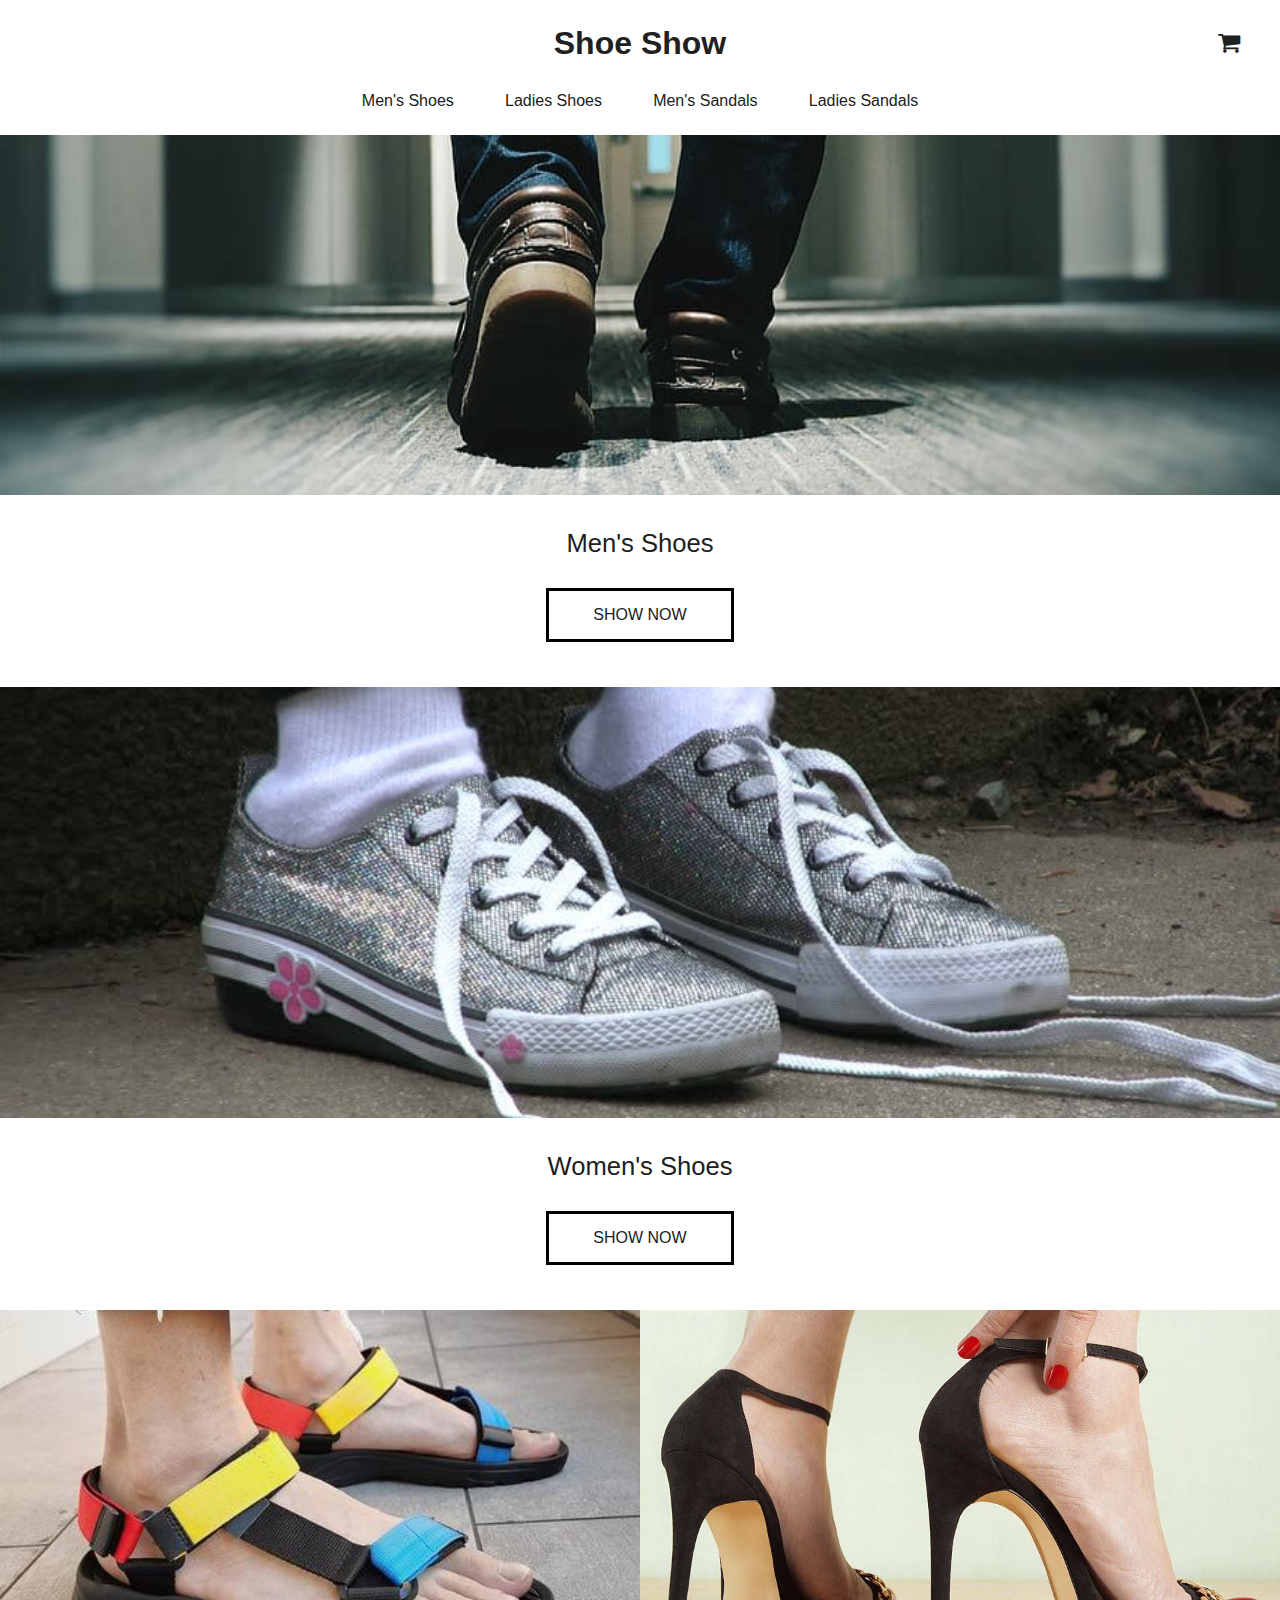
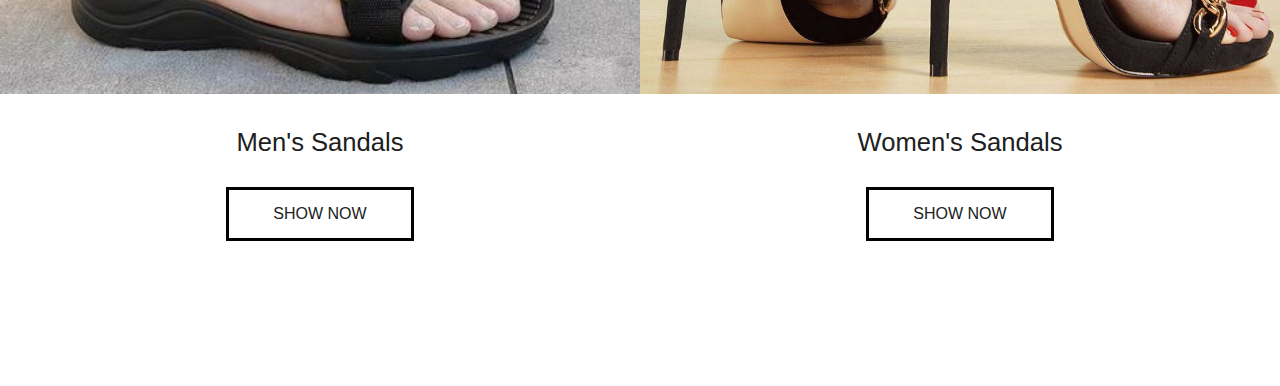
<file: index.html>
<!DOCTYPE html>
<html lang="en">

<head>
  <meta charset="UTF-8">
  <meta http-equiv="X-UA-Compatible" content="IE=edge">
  <meta name="viewport" content="width=device-width, initial-scale=1.0">
  <title>Men's shoes</title>
  <link rel="stylesheet" href="https://cdnjs.cloudflare.com/ajax/libs/font-awesome/4.7.0/css/font-awesome.min.css">
  <link rel="stylesheet" href="style.css">
</head>

<body>

  <header>
    <div class="hamburger">
      <div></div>
      <div></div>
      <div></div>
    </div>
    <div class="showmenu">
      <ul>
        <li><a href="men_shoes.html" class="nav"> Men's Shoes</a></li>
        <li><a href="women_shoes.html" class="nav"> Ladies Shoes</a></li>
        <li><a href="men_sandals.html" class="nav"> Men's Sandals</a></li>
        <li><a href="women_sandals.html" class="nav"> Ladies Sandals</a></li>
      </ul>
    </div>
    <div class="title">
      <h2><a href="index.html">Shoe Show</a>
      </h2>    </div>
    <div class="navbar">
      <a href="men_shoes.html" class="nav"> Men's Shoes</a>
      <a href="women_shoes.html"" class="nav"> Ladies Shoes</a>
      <a href="men_sandals.html" class="nav"> Men's Sandals</a>
      <a href="women_sandals.html" class="nav"> Ladies Sandals</a>
    </div>
    <a class="cart-icon" href="your_cart.html"><i style="font-size:24px" class="fa">&#xf07a;</i>
    </a>
  </header>

  <section id="s1" class="page1">
    <div class="image">
      <img src="resources/men_main1.jpeg" alt="">
    </div>
    <div class="small-sec">
      <p>Men's Shoes</p>
      <div class="shop-button">
        <a href="men_shoes.html">Show now</a>
      </div>
    </div>

  </section>

  <section id="s2" class="page2">
    <div class="image">
      <img src="resources/women_main.jpeg" alt="">
    </div>
    <div class="small-sec">
      <p>Women's Shoes</p>
      <div class="shop-button">
        <a href="women_shoes.html">Show now</a>
      </div>
    </div>

  </section>

  <section id="s3" class="page3">
    <div class="images">
      <div class="image">
        <img src="resources/men_main_sandals.jpeg" alt="">
        <div class="small-sec">
          <p>Men's Sandals</p>
          <div class="shop-button">
            <a href="men_sandals.html">Show now</a>
          </div>
        </div>

      </div>

      <div class="image">
        <img src="resources/main_women_sandals.jpeg" alt="">
        <div class="small-sec">
          <p>Women's Sandals</p>
          <div class="shop-button">
            <a href="women_sandals.html">Show now</a>
          </div>
        </div>

      </div>
    </div>
  </section>

  <footer>
  </footer>

</body>

</html>
</file>
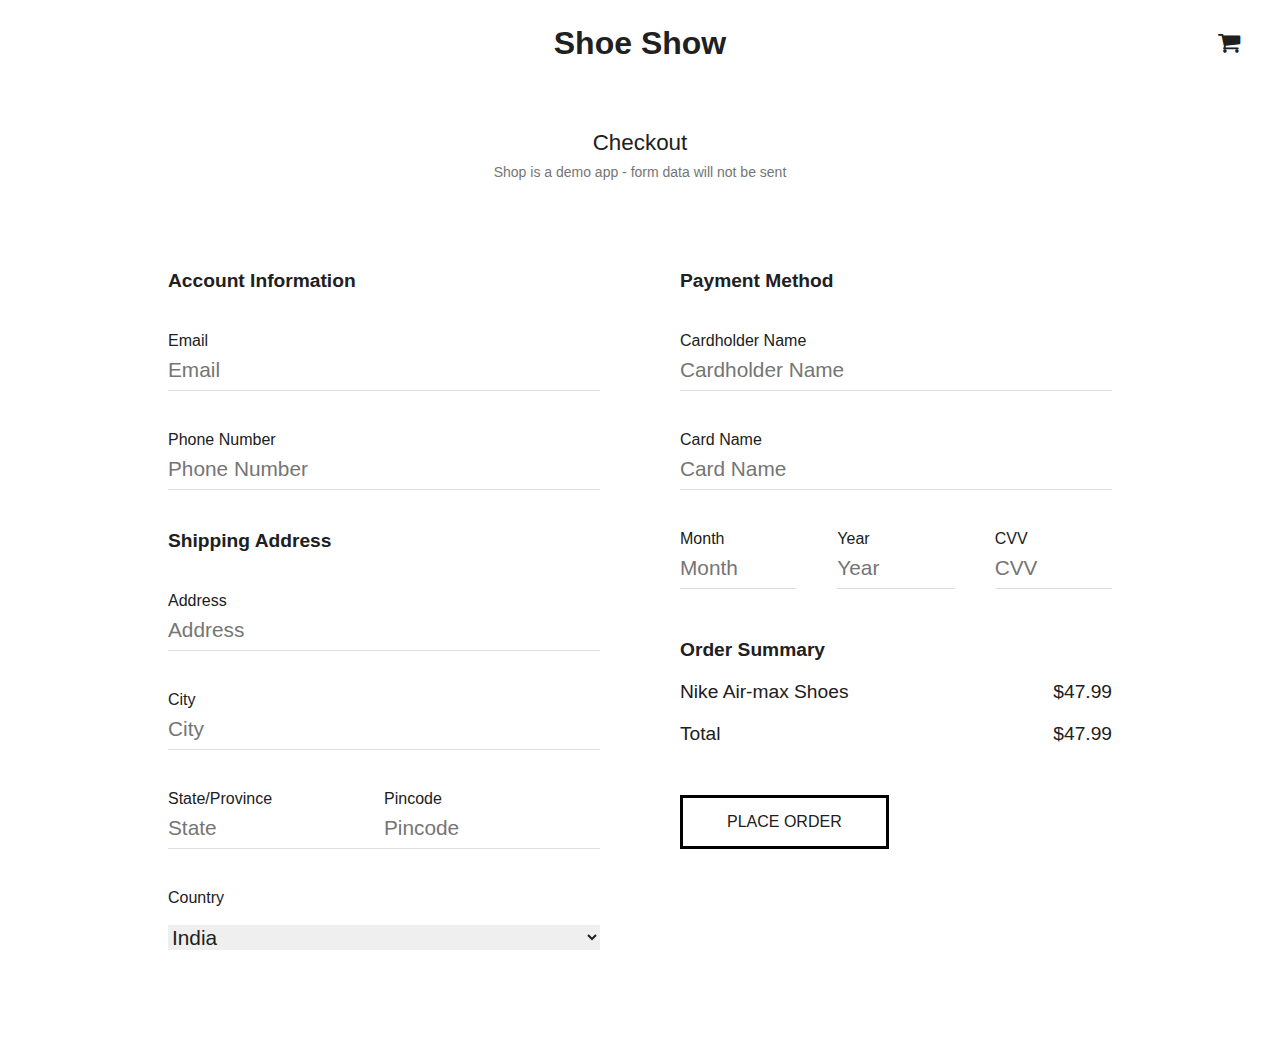
<file: checkout.html>
<!DOCTYPE html>
<html lang="en">

<head>
  <meta charset="UTF-8">
  <meta http-equiv="X-UA-Compatible" content="IE=edge">
  <meta name="viewport" content="width=device-width, initial-scale=1.0">
  <title>Checkout</title>
  <link rel="stylesheet" href="https://cdnjs.cloudflare.com/ajax/libs/font-awesome/4.7.0/css/font-awesome.min.css">
  <link rel="stylesheet" href="checkout.css">
</head>

<body>

  <header>
    <div class="hamburger">
      <div></div>
      <div></div>
      <div></div>
    </div>
    <div class="showmenu">
      <ul>
        <li><a href="men_shoes.html" class="nav"> Men's Shoes</a></li>
        <li><a href="women_shoes.html" class="nav"> Ladies Shoes</a></li>
        <li><a href="men_sandals.html" class="nav"> Men's Sandals</a></li>
        <li><a href="women_sandals.html" class="nav"> Ladies Sandals</a></li>
      </ul>
    </div>
    <div class="title">
      <h2><a href="index.html">Shoe Show</a>
      </h2>
    </div>
    <a class="cart-icon" href="your_cart.html"><i style="font-size:24px" class="fa">&#xf07a;</i>
    </a>
  </header>

  <form>
    <div class="headin">
      <h1> Checkout </h1>
      <p> Shop is a demo app - form data will not be sent </p>
    </div>

    <div class="flex container">
      <section class="details">

        <h2>Account Information</h2>
        <div class="email">
          <label for="">Email</label>
          <input type="text" placeholder="Email">

        </div>
        <div class="contact">
          <label for="contact">Phone Number</label>
          <input type="text" placeholder="Phone Number">
        </div>

        <h2>Shipping Address</h2>
        <div class="address">
          <label for="address">Address</label>
          <input type="text" placeholder="Address">
        </div>

        <div class="city">
          <label for="city">City</label>
          <input type="text" placeholder="City">
        </div>

        <div class="row-flex">
          <div class="state">
            <label for="state">State/Province</label>
            <input type="text" placeholder="State">
          </div>

          <div class="pincode">
            <label for="pincode">Pincode</label>
            <input type="text" placeholder="Pincode">
          </div>
        </div>

        <div class="country">
          <label for="country">Country</label><br>
          <select id="country">
            <option value="India">India</option>
            <option value="Canada">Canada</option>
            <option value="United States">United States</option>
          </select>
        </div>

      </section>

      <section class="payment">

        <h2>Payment Method</h2>
        <div class="cardholder">
          <label for="cardholder">Cardholder Name</label>
          <input type="text" placeholder="Cardholder Name">
        </div>

        <div class="card">
          <label for="card">Card Name</label>
          <input type="text" placeholder="Card Name">
        </div>

        <div class="expiry row-flex">
          <div class="month">
            <label for="month"> Month</label>
            <input type="text" placeholder="Month">
          </div>
          <div class="year">
            <label for="year">Year</label>
            <input type="text" placeholder="Year">
          </div>
          <div class="cvv">
            <label for="cvv">CVV</label>
            <input type="text" placeholder="CVV">
          </div>
        </div>

        <div class="summary">
          <h2>Order Summary
          </h2>
          <div class="row-flex nameNprice">
            <div class="item total"> Nike Air-max Shoes</div>
            <div class="price"> $47.99</div>
          </div>
          <div class="row-flex total">
            <div class="item total"> Total</div>
            <div class="price"> $47.99</div>
          </div>
        </div>

        <div class="shop-button">
          <a href="men_shoes.html">Place Order</a>
        </div>
      </section>
    </div>
  </form>




</body>

</html>
</file>
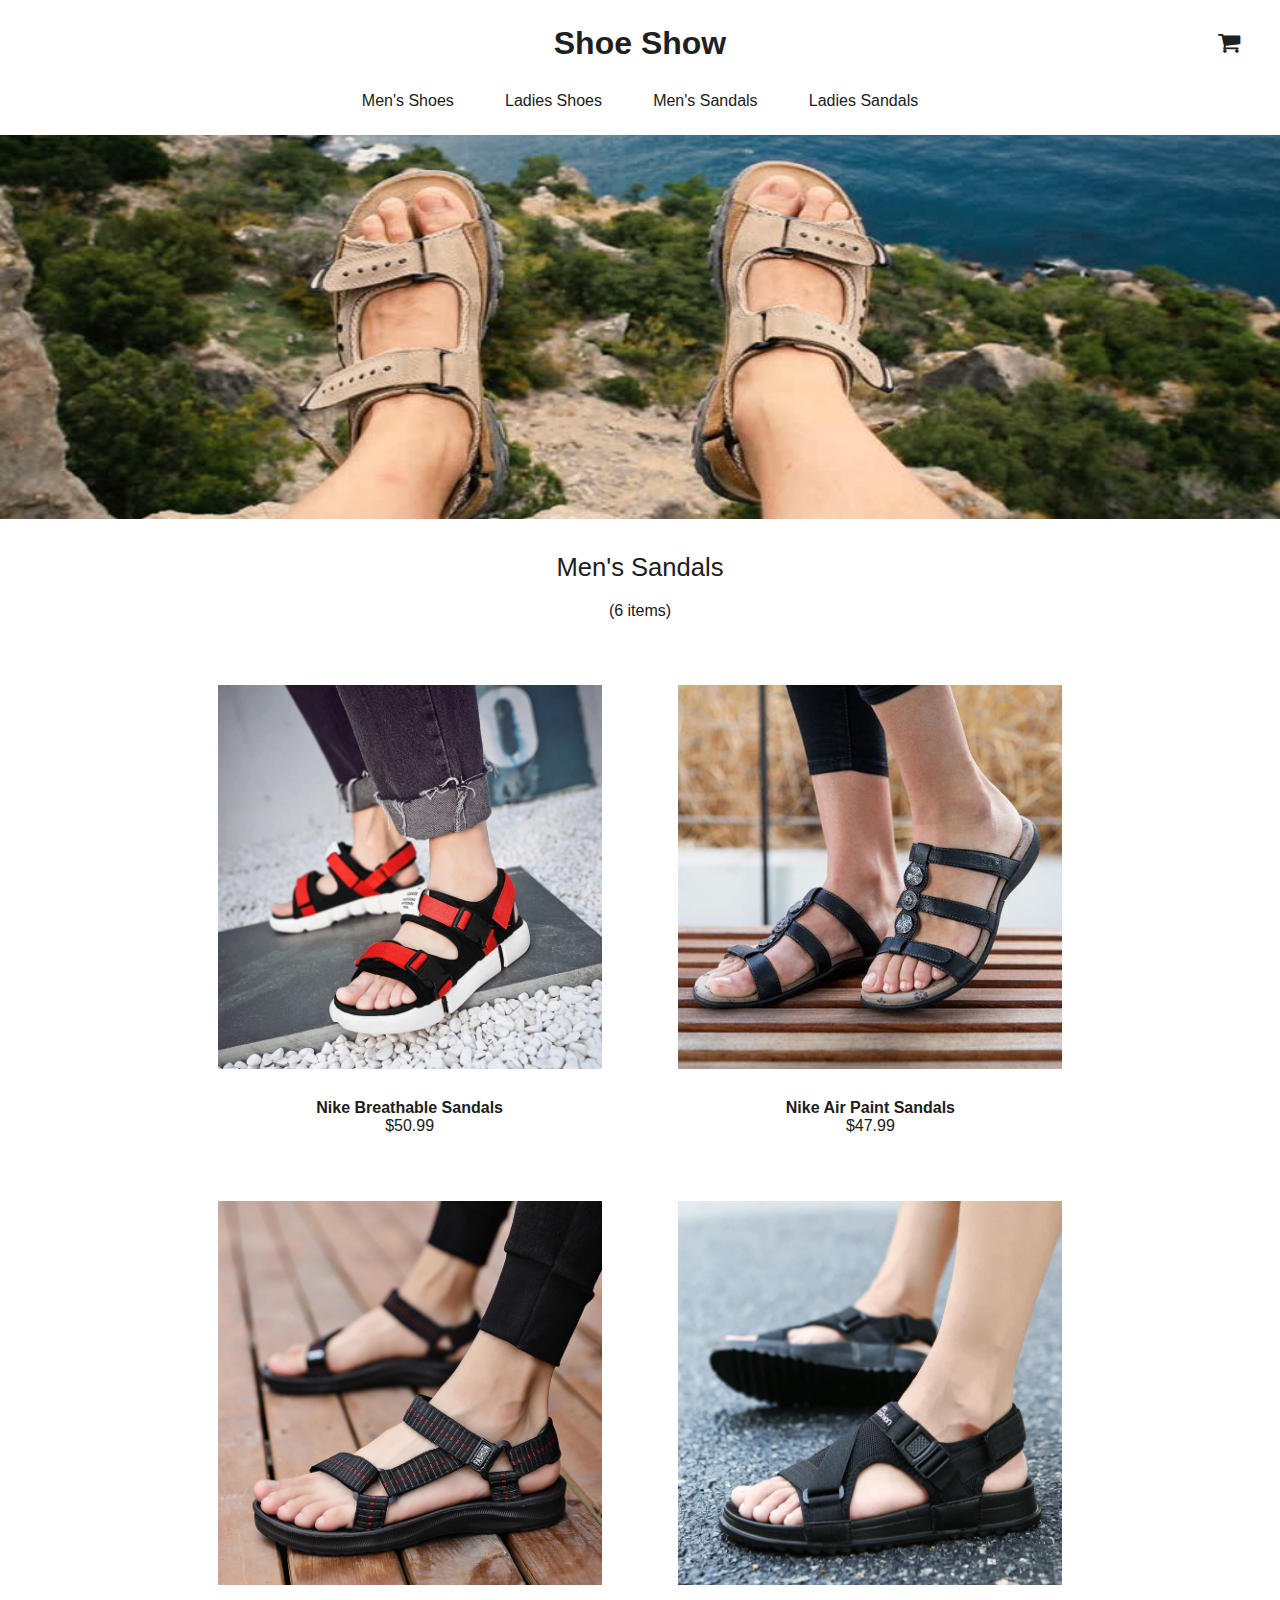
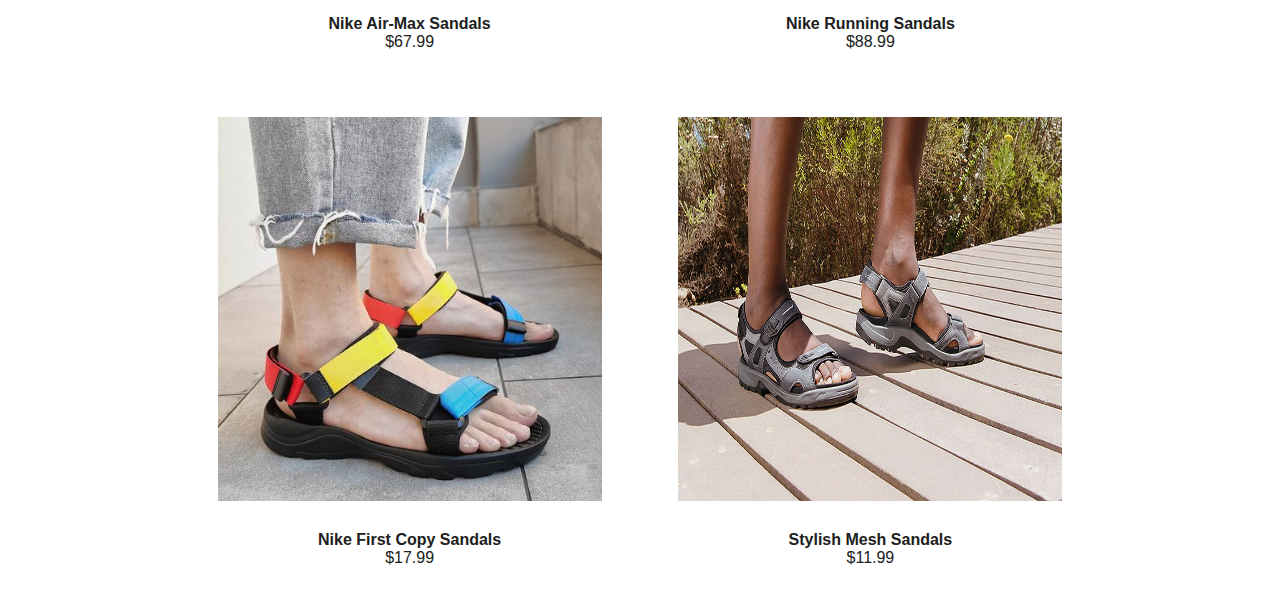
<file: men_sandals.html>
<!DOCTYPE html>
<html lang="en">

<head>
  <meta charset="UTF-8">
  <meta http-equiv="X-UA-Compatible" content="IE=edge">
  <meta name="viewport" content="width=device-width, initial-scale=1.0">
  <title>Shoe show</title>
  <link rel="stylesheet" href="https://cdnjs.cloudflare.com/ajax/libs/font-awesome/4.7.0/css/font-awesome.min.css">
  <link rel="stylesheet" href="common_style.css">
</head>

<body>
  <header>
    <div class="hamburger">
      <div></div>
      <div></div>
      <div></div>
    </div>
    <div class="showmenu">
      <ul>
        <li><a href="men_shoes.html" class="nav"> Men's Shoes</a></li>
        <li><a href="women_shoes.html" class="nav"> Ladies Shoes</a></li>
        <li><a href="men_sandals.html" class="nav"> Men's Sandals</a></li>
        <li><a href="women_sandals.html" class="nav"> Ladies Sandals</a></li>
      </ul>
    </div>
    <div class="title">
      <h2><a href="index.html">Shoe Show</a>
      </h2>    </div>
    <div class="navbar">
      <a href="men_shoes.html" class="nav"> Men's Shoes</a>
      <a href="women_shoes.html"" class="nav"> Ladies Shoes</a>
      <a href="men_sandals.html" class="nav"> Men's Sandals</a>
      <a href="women_sandals.html" class="nav"> Ladies Sandals</a>
    </div>
    <a class="cart-icon" href="your_cart.html"><i style="font-size:24px" class="fa">&#xf07a;</i>
    </a>
  </header>

  <section id="s1" class="page1">
    <div class="upperpart">

    <div class="image">
      <img src="resources/men_sandals/main_sandal_men.jpeg" alt="">
    </div>
    <div class="small-sec">
      <p>Men's Sandals</p>
      <span>(6 items)</span>
    </div>
  </div>
    <div class="container">
      <div class="card" onclick="window.open('single_item_men_sandals.html', '_self');">
        <img src="resources/men_sandals/men_sand3.webp" alt="">
        <div>
          <p>Nike Breathable Sandals </p>
          <span>$50.99</span>
        </div>
      </div>
      <div class="card" onclick="window.open('single_item_men_sandals.html', '_self');">
        <img src="resources/men_sandals/men_sand4.jpeg" alt="">
        <div>
          <p>Nike Air Paint Sandals</p>
          <span>$47.99</span>
        </div>
      </div>
      <div class="card" onclick="window.open('single_item_men_sandals.html', '_self');">
        <img src="resources/men_sandals/men_sand5.jpeg" alt="">
        <div>
          <p>Nike Air-Max Sandals</p>
          <span>$67.99</span>
        </div>
      </div>
      <div class="card" onclick="window.open('single_item_men_sandals.html', '_self');">
        <img src="resources/men_sandals/men_sand6.webp" alt="">
        <div>
          <p>Nike Running Sandals</p>
          <span>$88.99</span>
        </div>
      </div>
      <div class="card" onclick="window.open('single_item_men_sandals.html', '_self');">
        <img src="resources/men_sandals/men_sand7.jpeg" alt="">
        <div>
          <p>Nike First Copy Sandals</p>
          <span>$17.99</span>
        </div>
      </div>
      <div class="card" onclick="window.open('single_item_men_sandals.html', '_self');">
        <img src="resources/men_sandals/men_sand1.jpeg" alt="">
        <div>
          <p>Stylish Mesh Sandals</p>
          <span>$11.99</span>
        </div>
      </div>
    </div>


  </section>



</body>
</html>
</file>
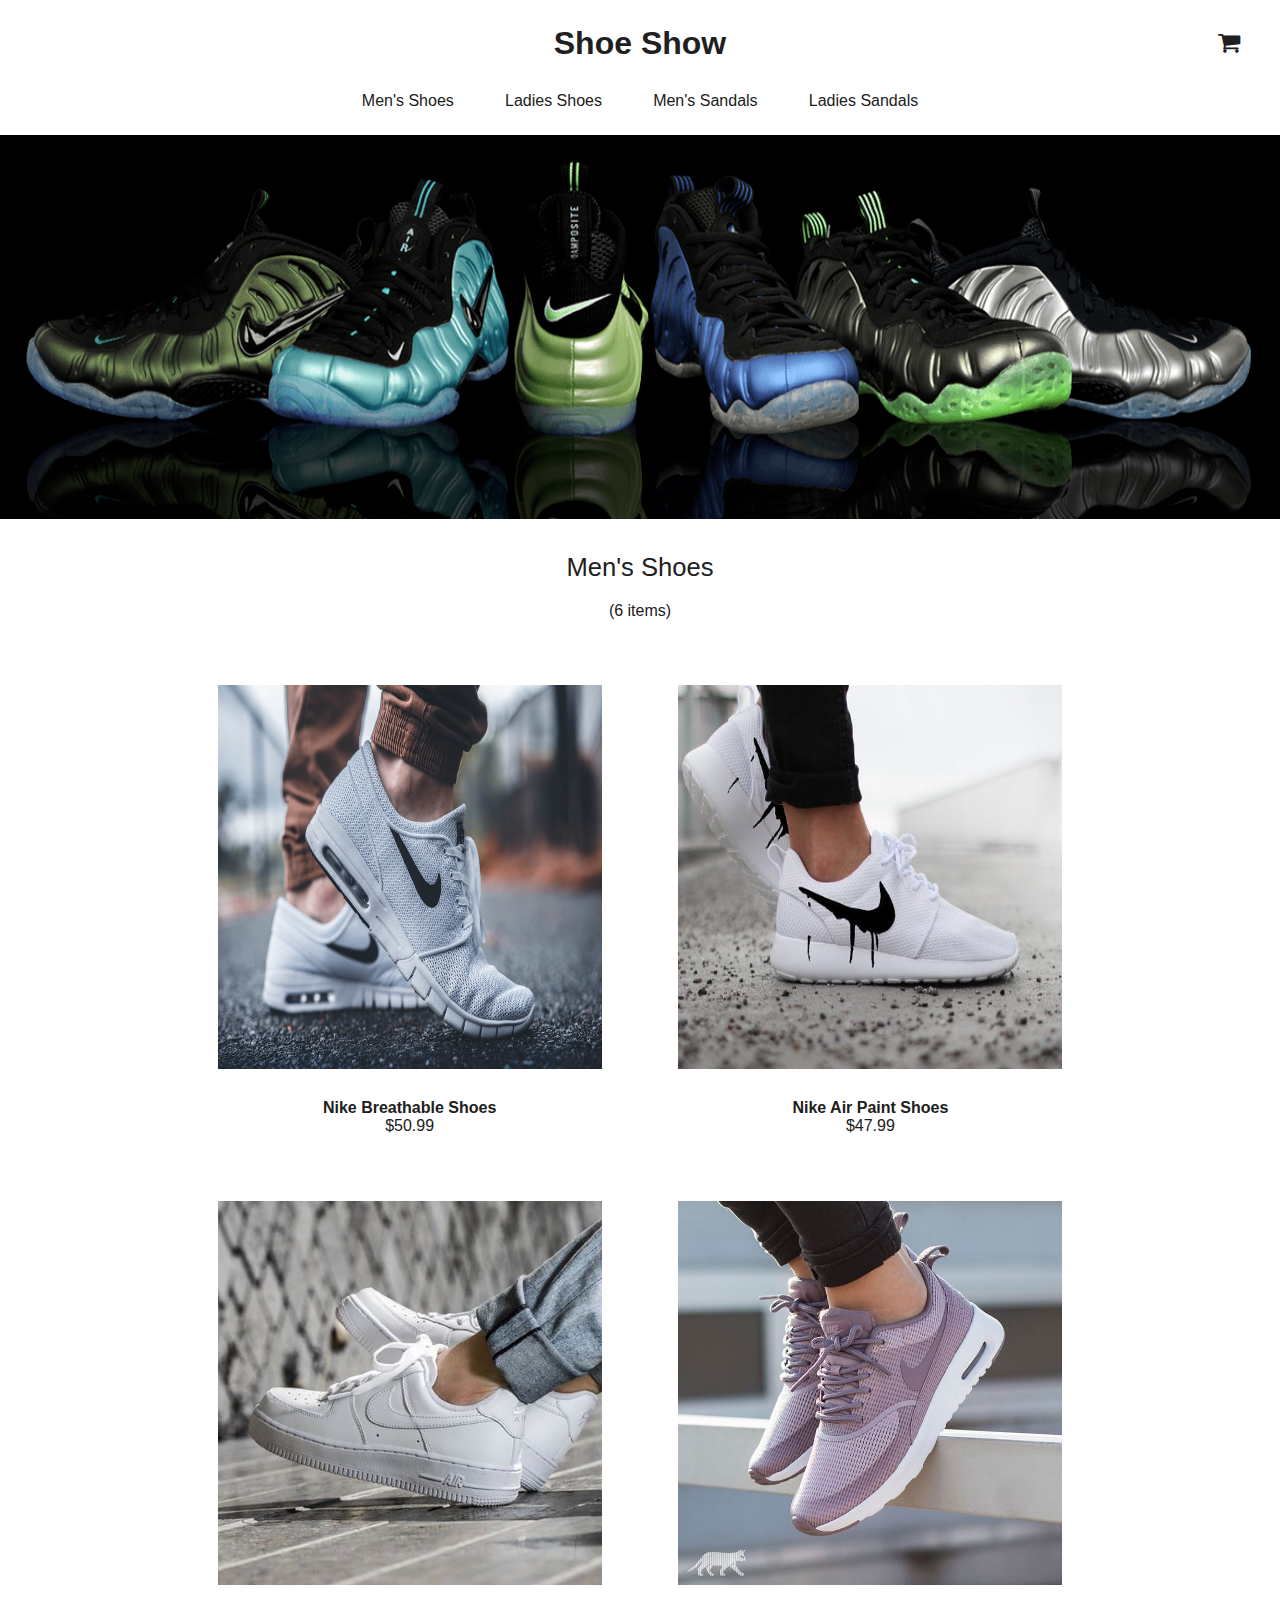
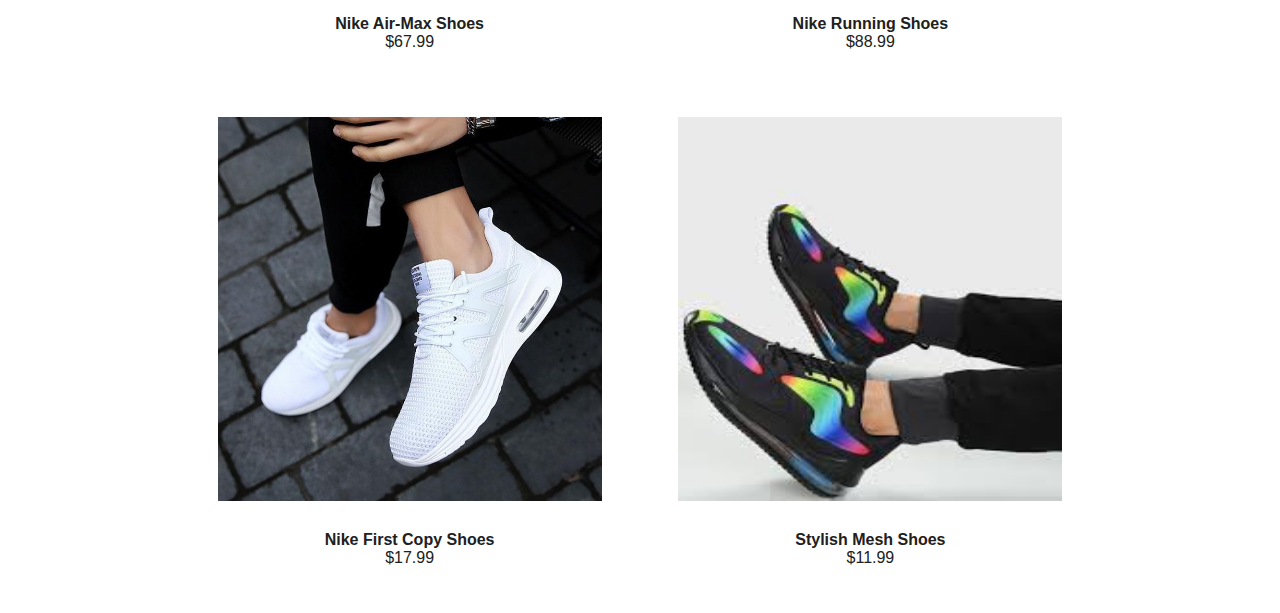
<file: men_shoes.html>
<!DOCTYPE html>
<html lang="en">

<head>
  <meta charset="UTF-8">
  <meta http-equiv="X-UA-Compatible" content="IE=edge">
  <meta name="viewport" content="width=device-width, initial-scale=1.0">
  <title>Shoe show</title>
  <link rel="stylesheet" href="https://cdnjs.cloudflare.com/ajax/libs/font-awesome/4.7.0/css/font-awesome.min.css">
  <link rel="stylesheet" href="common_style.css">
</head>

<body>
  <header>
    <div class="hamburger">
      <div></div>
      <div></div>
      <div></div>
    </div>
    <div class="showmenu">
      <ul>
        <li><a href="men_shoes.html" class="nav"> Men's Shoes</a></li>
        <li><a href="women_shoes.html" class="nav"> Ladies Shoes</a></li>
        <li><a href="men_sandals.html" class="nav"> Men's Sandals</a></li>
        <li><a href="women_sandals.html" class="nav"> Ladies Sandals</a></li>
      </ul>
    </div>
    <div class="title">
      <h2><a href="index.html">Shoe Show</a>
      </h2>
    </div>
    <div class="navbar">
      <a href="men_shoes.html" class="nav"> Men's Shoes</a>
      <a href="women_shoes.html"" class=" nav"> Ladies Shoes</a>
      <a href="men_sandals.html" class="nav"> Men's Sandals</a>
      <a href="women_sandals.html" class="nav"> Ladies Sandals</a>
    </div>
    <a class="cart-icon" href="your_cart.html"><i style="font-size:24px" class="fa">&#xf07a;</i>
    </a>
  </header>

  <section id="s1" class="page1">
    <div class="upperpart">
      <div class="image">
        <img src="resources/men_shoes/main_men_shoes2.png" alt="">
      </div>
      <div class="small-sec">
        <p>Men's Shoes</p>
        <span>(6 items)</span>
      </div>
    </div>

    <div class="container">
      <div class="card" onclick="window.open('single_item_men_shoes.html', '_self');">
        <img src="resources/men_shoes/men_s.jpeg" alt="">
        <div>
          <p>Nike Breathable Shoes </p>
          <span>$50.99</span>
        </div>
      </div>
      <div class="card" onclick="window.open('single_item_men_shoes.html', '_self');">
        <img src="resources/men_shoes/men_s2.jpeg" alt="">
        <div>
          <p>Nike Air Paint Shoes</p>
          <span>$47.99</span>
        </div>
      </div>
      <div class="card" onclick="window.open('single_item_men_shoes.html', '_self');">
        <img src="resources/men_shoes/men_s1.jpeg" alt="">
        <div>
          <p>Nike Air-Max Shoes</p>
          <span>$67.99</span>
        </div>
      </div>
      <div class="card" onclick="window.open('single_item_men_shoes.html', '_self');">
        <img src="resources/men_shoes/men_s4.jpeg" alt="">
        <div>
          <p>Nike Running Shoes</p>
          <span>$88.99</span>
        </div>
      </div>
      <div class="card" onclick="window.open('single_item_men_shoes.html', '_self');">
        <img src="resources/men_shoes/men_s5.jpeg" alt="">
        <div>
          <p>Nike First Copy Shoes</p>
          <span>$17.99</span>
        </div>
      </div>
      <div class="card" onclick="window.open('single_item_men_shoes.html', '_self');">
        <img src="resources/men_shoes/men3.jpeg" alt="">
        <div>
          <p>Stylish Mesh Shoes</p>
          <span>$11.99</span>
        </div>
      </div>
    </div>


  </section>

  <script>
    var card = document.querySelectorAll('.card')
  </script>
</body>

</html>
</file>
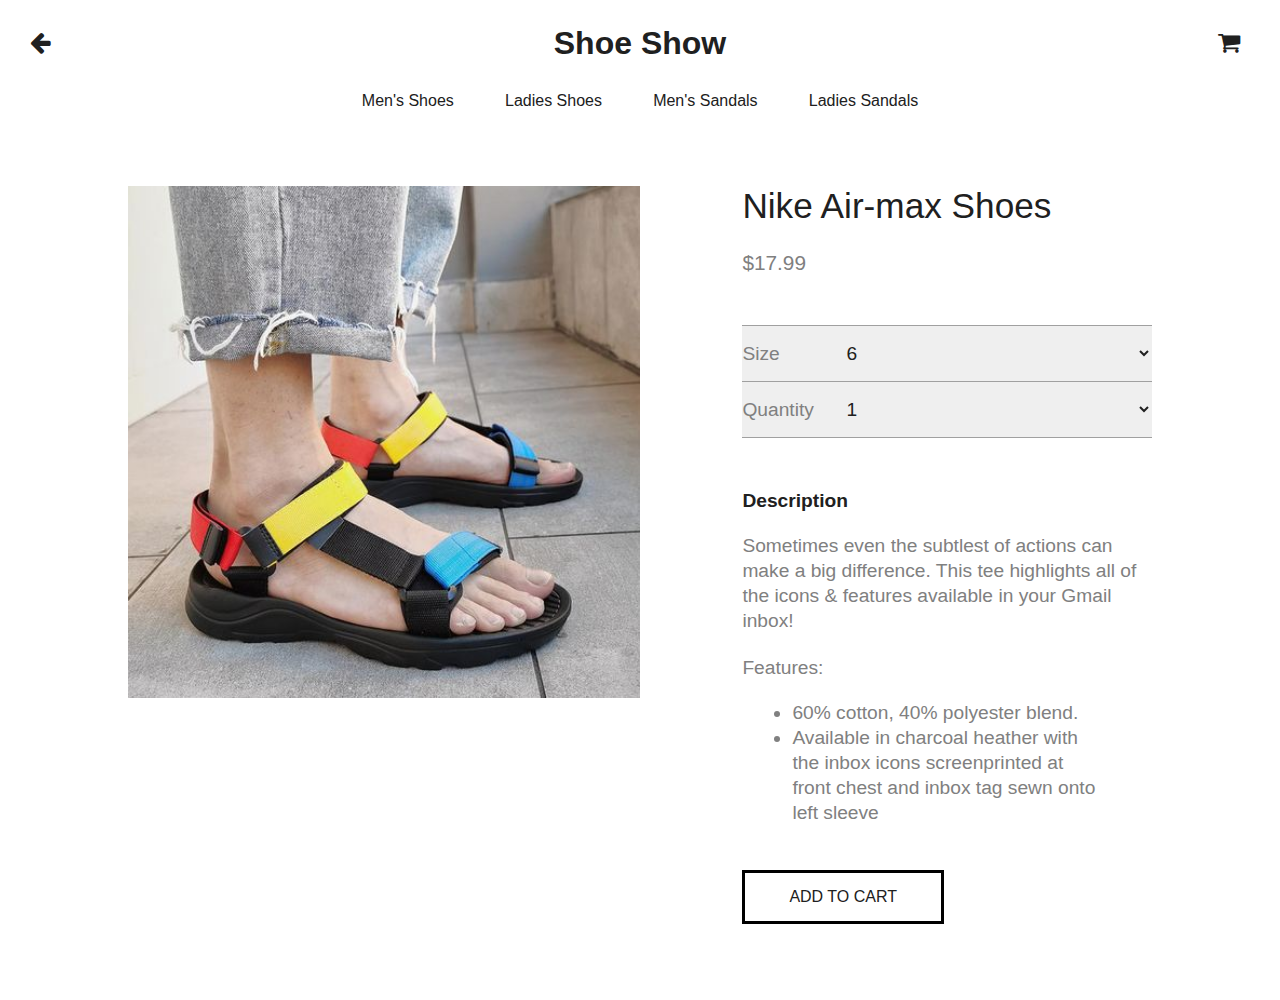
<file: single_item_men_sandals.html>
<!DOCTYPE html>
<html lang="en">

<head>
  <meta charset="UTF-8">
  <meta http-equiv="X-UA-Compatible" content="IE=edge">
  <meta name="viewport" content="width=device-width, initial-scale=1.0">
  <title>Men's shoes</title>
  <link rel="stylesheet" href="https://cdnjs.cloudflare.com/ajax/libs/font-awesome/4.7.0/css/font-awesome.min.css">
  <link rel="stylesheet" href="common_single_item_page.css">
</head>

<body>

  <header>
    <a class="back-button" href="men_sandals.html"><i style="font-size:24px" class="fa">&#xf060;</i></a>

    <div class="title">
      <h2><a href="index.html">Shoe Show</a>
      </h2>
    </div>
    <div class="navbar">
      <a href="men_shoes.html" class="nav"> Men's Shoes</a>
      <a href="women_shoes.html"" class="nav"> Ladies Shoes</a>
      <a href="men_sandals.html" class="nav"> Men's Sandals</a>
      <a href="women_sandals.html" class="nav"> Ladies Sandals</a>
    </div>
    <a class="cart-icon" href="your_cart.html"><i style="font-size:24px" class="fa">&#xf07a;</i>
    </a>
  </header>

  <section>
    <div class="container">
      <div class="flex img-container">
        <img src="resources/men_sandals/men_sand7.jpeg" alt="">
      </div>
      <div class="flex details">
        <h1 class="name"> Nike Air-max Shoes</h1>
        <p class="price">$17.99</p>

        <hr>
        <div>
          <div class="shop-select s1">
            <label for=""> Size</label>
            <select name="Size" id="size">
              <option value="6">6</option>
              <option value="7">7</option>
              <option value="8">8</option>
              <option value="9">9</option>
              <option value="10">10</option>
              <option value="11">11</option>
            </select>
          </div>

          <hr>
          <div class="shop-select s2">
            <label for="">Quantity</label>
            <select name="Quantity" id="quantity">
              <option value="1">1</option>
              <option value="2">2</option>
              <option value="3">3</option>
              <option value="4">4</option>
              <option value="5">5</option>
            </select>
          </div>
        </div>

        <hr>
        <div class="description">
          <h4> Description</h4>
          <p class="desc">Sometimes even the subtlest of actions can make a big difference. This tee highlights all of
            the icons & features available in your Gmail inbox!</p>
          <br>
          <div>Features:</div>
          <div class="features">
            <ul>
              <li>60% cotton, 40% polyester blend.
              </li>
              <li>Available in charcoal heather with the inbox icons screenprinted at front chest and inbox tag sewn
                onto left sleeve</li>
            </ul>
          </div>
        </div>
        <div class="shop-button">
          <a href=""> Add to Cart</a>
        </div>

      </div>
    </div>
  </section>

</body>

</html>
</file>
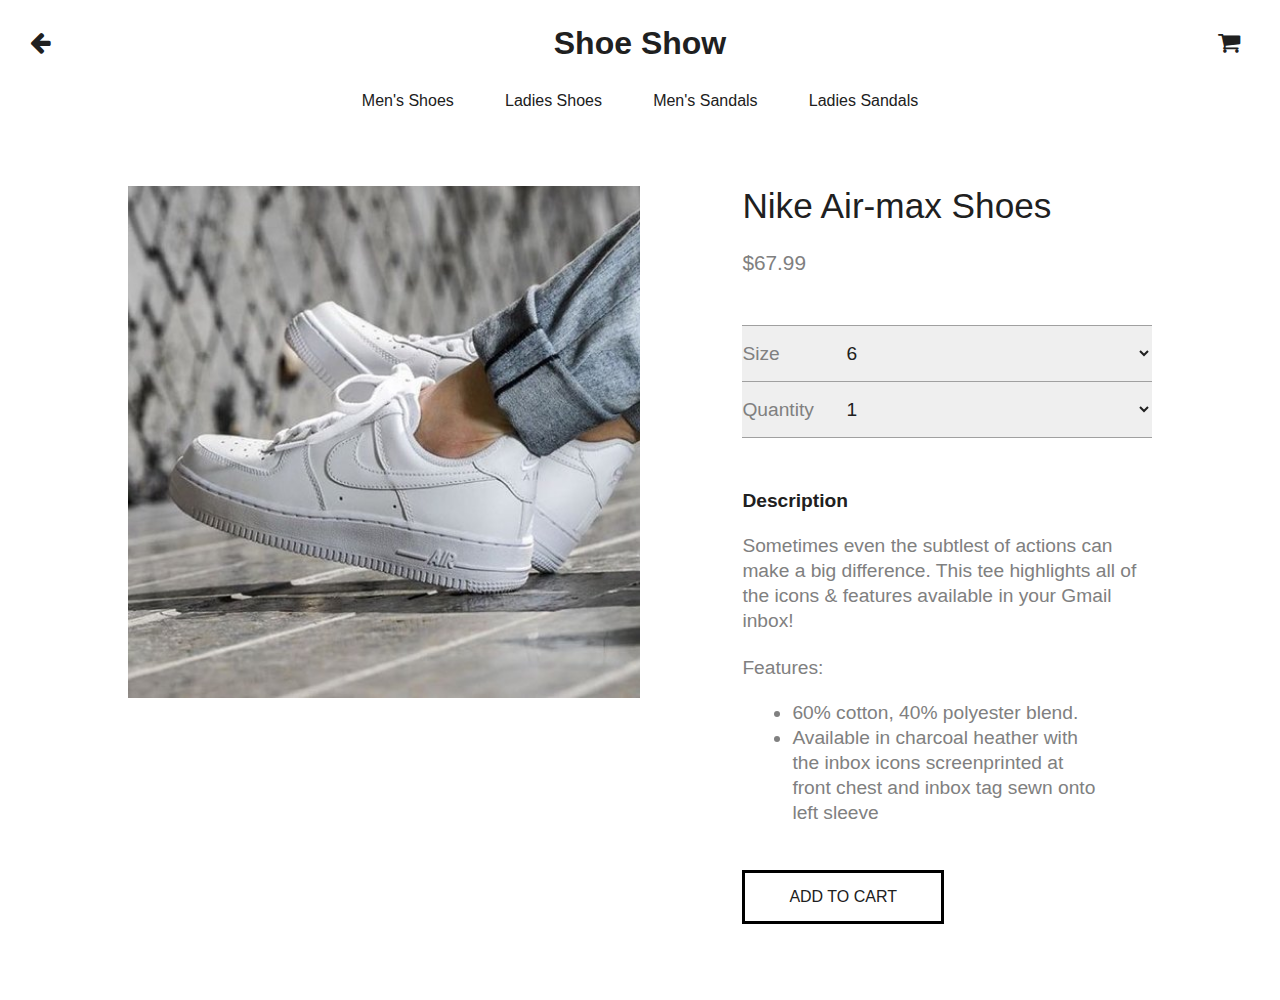
<file: single_item_men_shoes.html>
<!DOCTYPE html>
<html lang="en">

<head>
  <meta charset="UTF-8">
  <meta http-equiv="X-UA-Compatible" content="IE=edge">
  <meta name="viewport" content="width=device-width, initial-scale=1.0">
  <title>Men's shoes</title>
  <link rel="stylesheet" href="https://cdnjs.cloudflare.com/ajax/libs/font-awesome/4.7.0/css/font-awesome.min.css">
  <link rel="stylesheet" href="common_single_item_page.css">
</head>

<body>

  <header>
    <a class="back-button" href="men_shoes.html"><i style="font-size:24px" class="fa">&#xf060;</i></a>

    <div class="title">
      <h2><a href="index.html">Shoe Show</a>
      </h2>
    </div>
    <div class="navbar">
      <a href="men_shoes.html" class="nav"> Men's Shoes</a>
      <a href="women_shoes.html"" class="nav"> Ladies Shoes</a>
      <a href="men_sandals.html" class="nav"> Men's Sandals</a>
      <a href="women_sandals.html" class="nav"> Ladies Sandals</a>
    </div>
    <a class="cart-icon" href="your_cart.html"><i style="font-size:24px" class="fa">&#xf07a;</i>
    </a>
  </header>

  <section>
    <div class="container">
      <div class="flex img-container">
        <img src="resources/men_shoes/men_s1.jpeg" alt="">
      </div>
      <div class="flex details">
        <h1 class="name"> Nike Air-max Shoes</h1>
        <p class="price">$67.99</p>

        <hr>
        <div>
          <div class="shop-select s1">
            <label for=""> Size</label>
            <select name="Size" id="size">
              <option value="6">6</option>
              <option value="7">7</option>
              <option value="8">8</option>
              <option value="9">9</option>
              <option value="10">10</option>
              <option value="11">11</option>
            </select>
          </div>

          <hr>
          <div class="shop-select s2">
            <label for="">Quantity</label>
            <select name="Quantity" id="quantity">
              <option value="1">1</option>
              <option value="2">2</option>
              <option value="3">3</option>
              <option value="4">4</option>
              <option value="5">5</option>
            </select>
          </div>
        </div>

        <hr>
        <div class="description">
          <h4> Description</h4>
          <p class="desc">Sometimes even the subtlest of actions can make a big difference. This tee highlights all of
            the icons & features available in your Gmail inbox!</p>
          <br>
          <div>Features:</div>
          <div class="features">
            <ul>
              <li>60% cotton, 40% polyester blend.
              </li>
              <li>Available in charcoal heather with the inbox icons screenprinted at front chest and inbox tag sewn
                onto left sleeve</li>
            </ul>
          </div>
        </div>
        <div class="shop-button">
          <a href=""> Add to Cart</a>
        </div>

      </div>
    </div>
  </section>

</body>

</html>
</file>
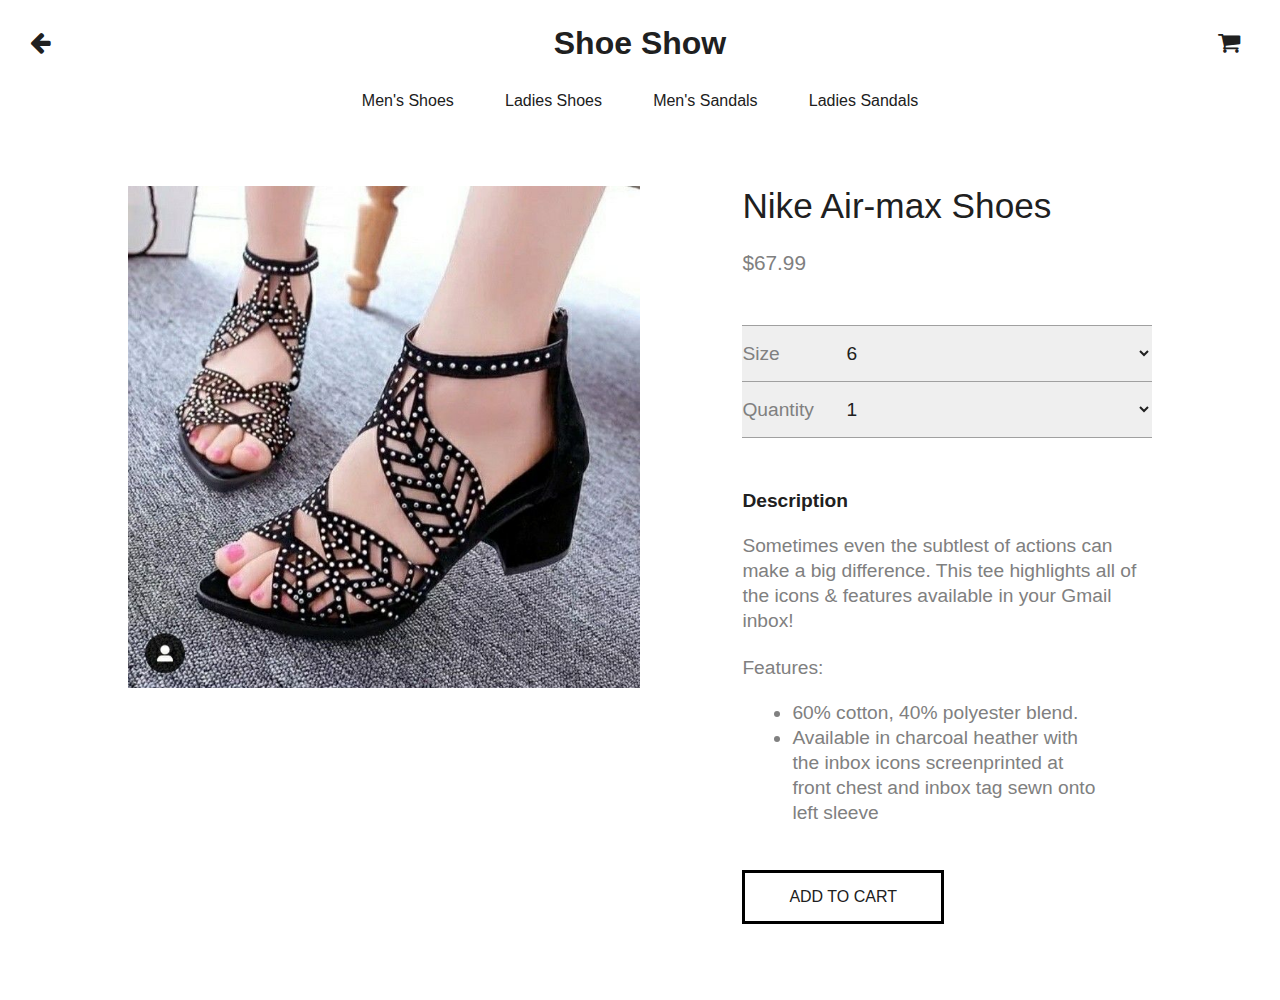
<file: single_item_women_sandals.html>
<!DOCTYPE html>
<html lang="en">

<head>
  <meta charset="UTF-8">
  <meta http-equiv="X-UA-Compatible" content="IE=edge">
  <meta name="viewport" content="width=device-width, initial-scale=1.0">
  <title>Men's shoes</title>
  <link rel="stylesheet" href="https://cdnjs.cloudflare.com/ajax/libs/font-awesome/4.7.0/css/font-awesome.min.css">
  <link rel="stylesheet" href="common_single_item_page.css">
</head>

<body>

  <header>
    <a class="back-button" href="women_sandals.html"><i style="font-size:24px" class="fa">&#xf060;</i></a>

    <div class="title">
      <h2><a href="index.html">Shoe Show</a>
      </h2>
    </div>
    <div class="navbar">
      <a href="men_shoes.html" class="nav"> Men's Shoes</a>
      <a href="women_shoes.html"" class="nav"> Ladies Shoes</a>
      <a href="men_sandals.html" class="nav"> Men's Sandals</a>
      <a href="women_sandals.html" class="nav"> Ladies Sandals</a>
    </div>
    <a class="cart-icon" href="your_cart.html"><i style="font-size:24px" class="fa">&#xf07a;</i>
    </a>
  </header>

  <section>
    <div class="container">
      <div class="flex img-container">
        <img src="resources/women_sandals/w_sand1.jpeg" alt="">
      </div>
      <div class="flex details">
        <h1 class="name"> Nike Air-max Shoes</h1>
        <p class="price">$67.99</p>

        <hr>
        <div>
          <div class="shop-select s1">
            <label for=""> Size</label>
            <select name="Size" id="size">
              <option value="6">6</option>
              <option value="7">7</option>
              <option value="8">8</option>
              <option value="9">9</option>
              <option value="10">10</option>
              <option value="11">11</option>
            </select>
          </div>

          <hr>
          <div class="shop-select s2">
            <label for="">Quantity</label>
            <select name="Quantity" id="quantity">
              <option value="1">1</option>
              <option value="2">2</option>
              <option value="3">3</option>
              <option value="4">4</option>
              <option value="5">5</option>
            </select>
          </div>
        </div>

        <hr>
        <div class="description">
          <h4> Description</h4>
          <p class="desc">Sometimes even the subtlest of actions can make a big difference. This tee highlights all of
            the icons & features available in your Gmail inbox!</p>
          <br>
          <div>Features:</div>
          <div class="features">
            <ul>
              <li>60% cotton, 40% polyester blend.
              </li>
              <li>Available in charcoal heather with the inbox icons screenprinted at front chest and inbox tag sewn
                onto left sleeve</li>
            </ul>
          </div>
        </div>
        <div class="shop-button">
          <a href=""> Add to Cart</a>
        </div>

      </div>
    </div>
  </section>

</body>

</html>
</file>
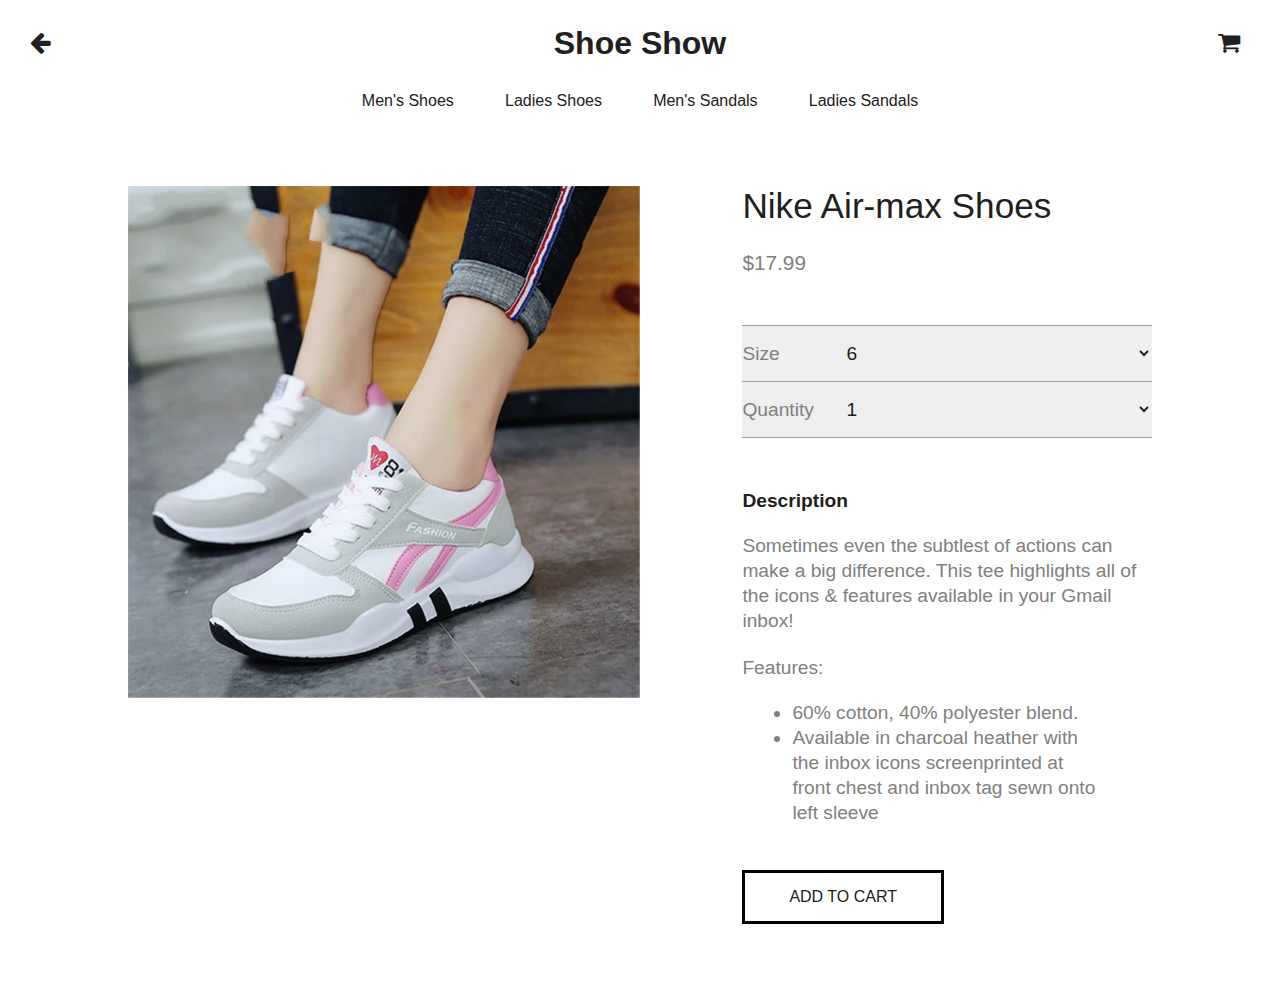
<file: single_item_women_shoes.html>
<!DOCTYPE html>
<html lang="en">

<head>
  <meta charset="UTF-8">
  <meta http-equiv="X-UA-Compatible" content="IE=edge">
  <meta name="viewport" content="width=device-width, initial-scale=1.0">
  <title>Men's shoes</title>
  <link rel="stylesheet" href="https://cdnjs.cloudflare.com/ajax/libs/font-awesome/4.7.0/css/font-awesome.min.css">
  <link rel="stylesheet" href="common_single_item_page.css">
</head>

<body>

  <header>
    <a class="back-button" href="women_shoes.html"><i style="font-size:24px" class="fa">&#xf060;</i></a>

    <div class="title">
      <h2><a href="index.html">Shoe Show</a>
      </h2>
    </div>
    <div class="navbar">
      <a href="men_shoes.html" class="nav"> Men's Shoes</a>
      <a href="women_shoes.html"" class="nav"> Ladies Shoes</a>
      <a href="men_sandals.html" class="nav"> Men's Sandals</a>
      <a href="women_sandals.html" class="nav"> Ladies Sandals</a>
    </div>
    <a class="cart-icon" href="your_cart.html"><i style="font-size:24px" class="fa">&#xf07a;</i>
    </a>
  </header>

  <section>
    <div class="container">
      <div class="flex img-container">
        <img src="resources/women_shoes/w_shoe5.webp" alt="">
      </div>
      <div class="flex details">
        <h1 class="name"> Nike Air-max Shoes</h1>
        <p class="price">$17.99</p>

        <hr>
        <div>
          <div class="shop-select s1">
            <label for=""> Size</label>
            <select name="Size" id="size">
              <option value="6">6</option>
              <option value="7">7</option>
              <option value="8">8</option>
              <option value="9">9</option>
              <option value="10">10</option>
              <option value="11">11</option>
            </select>
          </div>

          <hr>
          <div class="shop-select s2">
            <label for="">Quantity</label>
            <select name="Quantity" id="quantity">
              <option value="1">1</option>
              <option value="2">2</option>
              <option value="3">3</option>
              <option value="4">4</option>
              <option value="5">5</option>
            </select>
          </div>
        </div>

        <hr>
        <div class="description">
          <h4> Description</h4>
          <p class="desc">Sometimes even the subtlest of actions can make a big difference. This tee highlights all of
            the icons & features available in your Gmail inbox!</p>
          <br>
          <div>Features:</div>
          <div class="features">
            <ul>
              <li>60% cotton, 40% polyester blend.
              </li>
              <li>Available in charcoal heather with the inbox icons screenprinted at front chest and inbox tag sewn
                onto left sleeve</li>
            </ul>
          </div>
        </div>
        <div class="shop-button">
          <a href=""> Add to Cart</a>
        </div>

      </div>
    </div>
  </section>

</body>

</html>
</file>
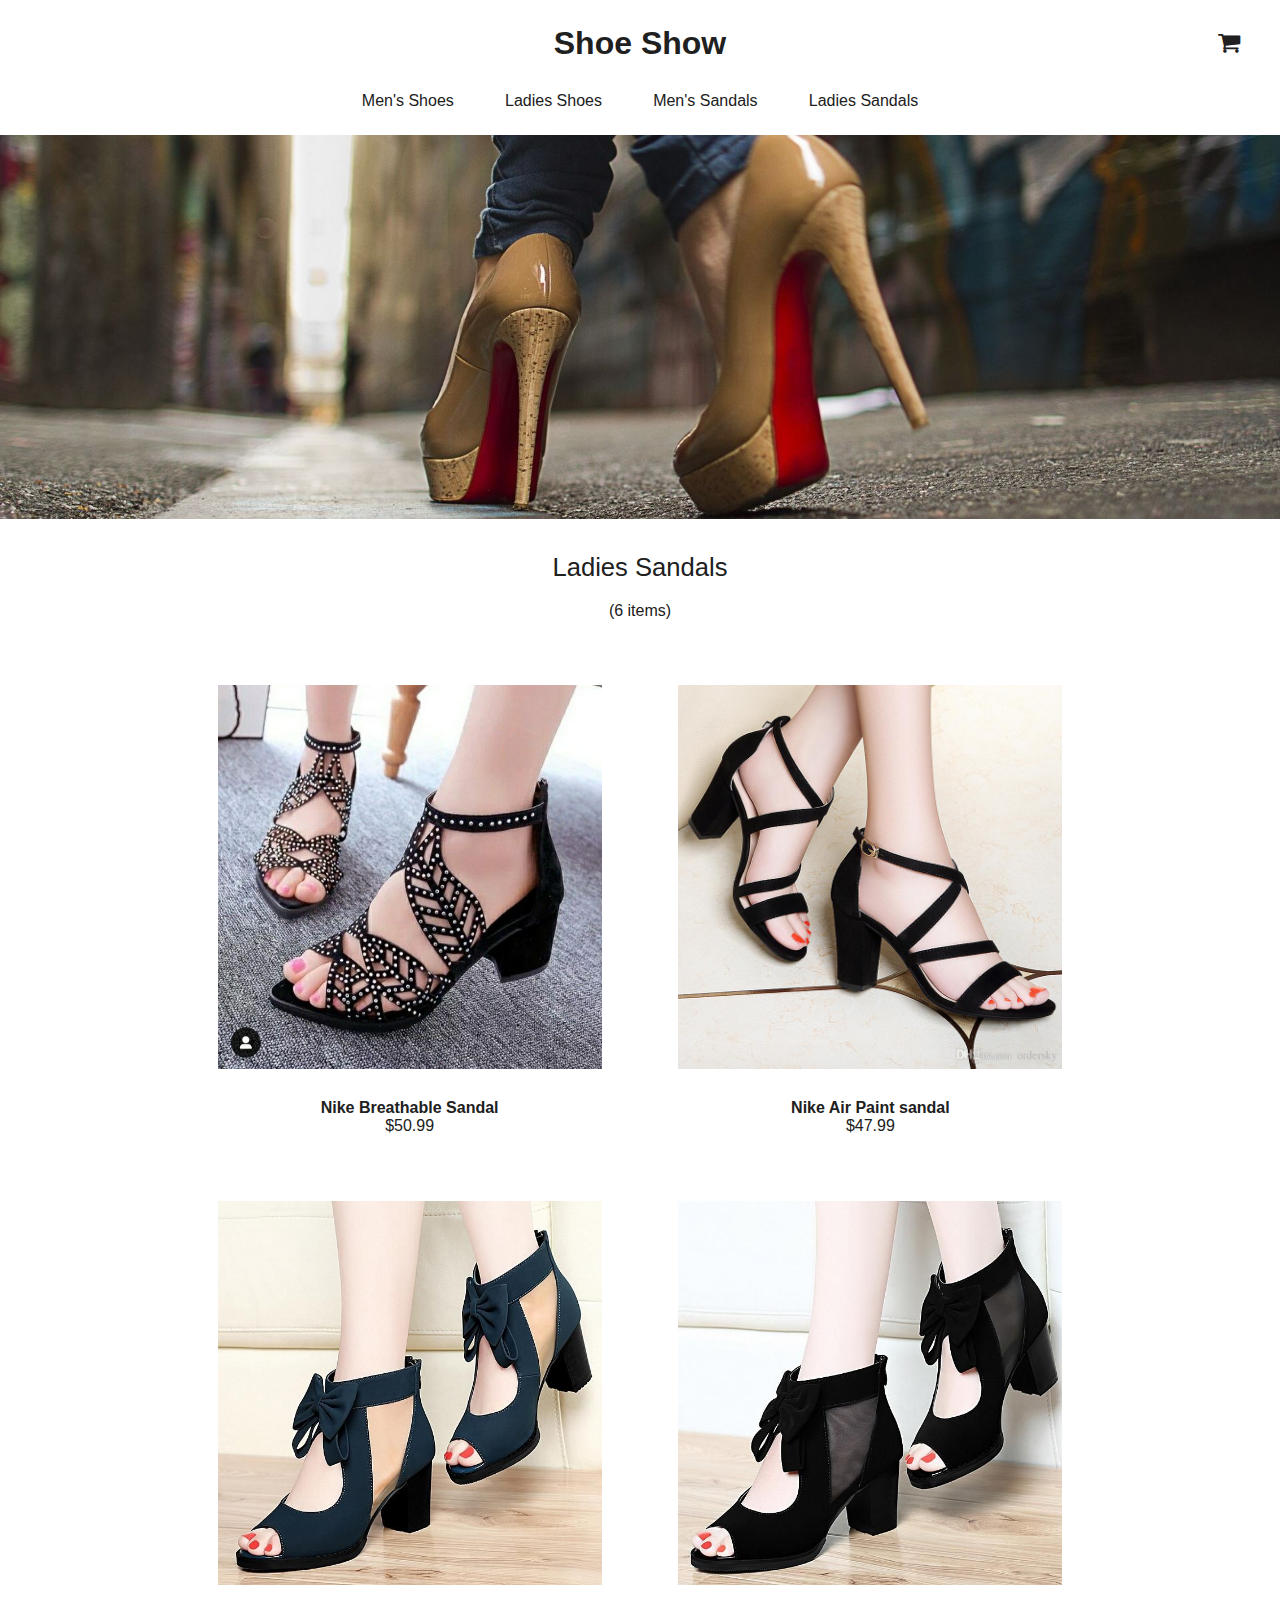
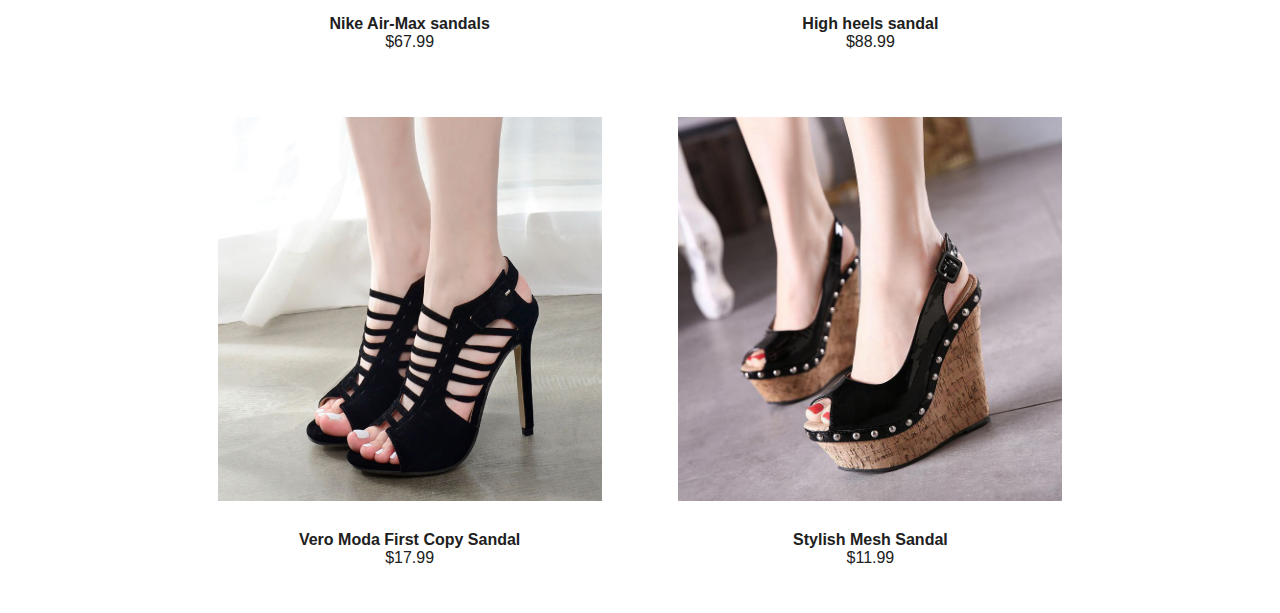
<file: women_sandals.html>
<!DOCTYPE html>
<html lang="en">

<head>
  <meta charset="UTF-8">
  <meta http-equiv="X-UA-Compatible" content="IE=edge">
  <meta name="viewport" content="width=device-width, initial-scale=1.0">
  <title>Shoe show</title>
  <link rel="stylesheet" href="https://cdnjs.cloudflare.com/ajax/libs/font-awesome/4.7.0/css/font-awesome.min.css">
  <link rel="stylesheet" href="common_style.css">
</head>

<body>
  <header>
    <div class="hamburger">
      <div></div>
      <div></div>
      <div></div>
    </div>
    <div class="showmenu">
      <ul>
        <li><a href="men_shoes.html" class="nav"> Men's Shoes</a></li>
        <li><a href="women_shoes.html" class="nav"> Ladies Shoes</a></li>
        <li><a href="men_sandals.html" class="nav"> Men's Sandals</a></li>
        <li><a href="women_sandals.html" class="nav"> Ladies Sandals</a></li>
      </ul>
    </div>
    <div class="title">
      <h2><a href="index.html">Shoe Show</a>
      </h2>    </div>
    <div class="navbar">
      <a href="men_shoes.html" class="nav"> Men's Shoes</a>
      <a href="women_shoes.html"" class="nav"> Ladies Shoes</a>
      <a href="men_sandals.html" class="nav"> Men's Sandals</a>
      <a href="women_sandals.html" class="nav"> Ladies Sandals</a>
    </div>
    <a class="cart-icon" href="your_cart.html"><i style="font-size:24px" class="fa">&#xf07a;</i>
    </a>
  </header>

  <section id="s1" class="page1">
    <div class="upperpart">

    <div class="image">
      <img src="resources/women_sandals/main_sandal_ladies.jpeg" alt="">
    </div>
    <div class="small-sec">
      <p>Ladies Sandals</p>
      <span>(6 items)</span>
    </div>
  </div>
    <div class="container">
      <div class="card" onclick="window.open('single_item_women_sandals.html', '_self');">
        <img src="resources/women_sandals/w_sand1.jpeg" alt="">
        <div>
          <p>Nike Breathable Sandal </p>
          <span>$50.99</span>
        </div>
      </div>
      <div class="card" onclick="window.open('single_item_women_sandals.html', '_self');">
        <img src="resources/women_sandals/w_sand2.jpeg" alt="">
        <div>
          <p>Nike Air Paint sandal</p>
          <span>$47.99</span>
        </div>
      </div>
      <div class="card" onclick="window.open('single_item_women_sandals.html', '_self');">
        <img src="resources/women_sandals/w_sand3.jpeg" alt="">
        <div>
          <p>Nike Air-Max sandals</p>
          <span>$67.99</span>
        </div>
      </div>
      <div class="card" onclick="window.open('single_item_women_sandals.html', '_self');">
        <img src="resources/women_sandals/w_sand4.jpeg" alt="">
        <div>
          <p>High heels sandal</p>
          <span>$88.99</span>
        </div>
      </div>
      <div class="card" onclick="window.open('single_item_women_sandals.html', '_self');">
        <img src="resources/women_sandals/w_sand5.png" alt="">
        <div>
          <p>Vero Moda First Copy Sandal </p>
          <span>$17.99</span>
        </div>
      </div>
      <div class="card" onclick="window.open('single_item_women_sandals.html', '_self');">
        <img src="resources/women_sandals/w_sand6.jpeg" alt="">
        <div>
          <p>Stylish Mesh Sandal</p>
          <span>$11.99</span>
        </div>
      </div>
    </div>


  </section>



</body>
</html>
</file>
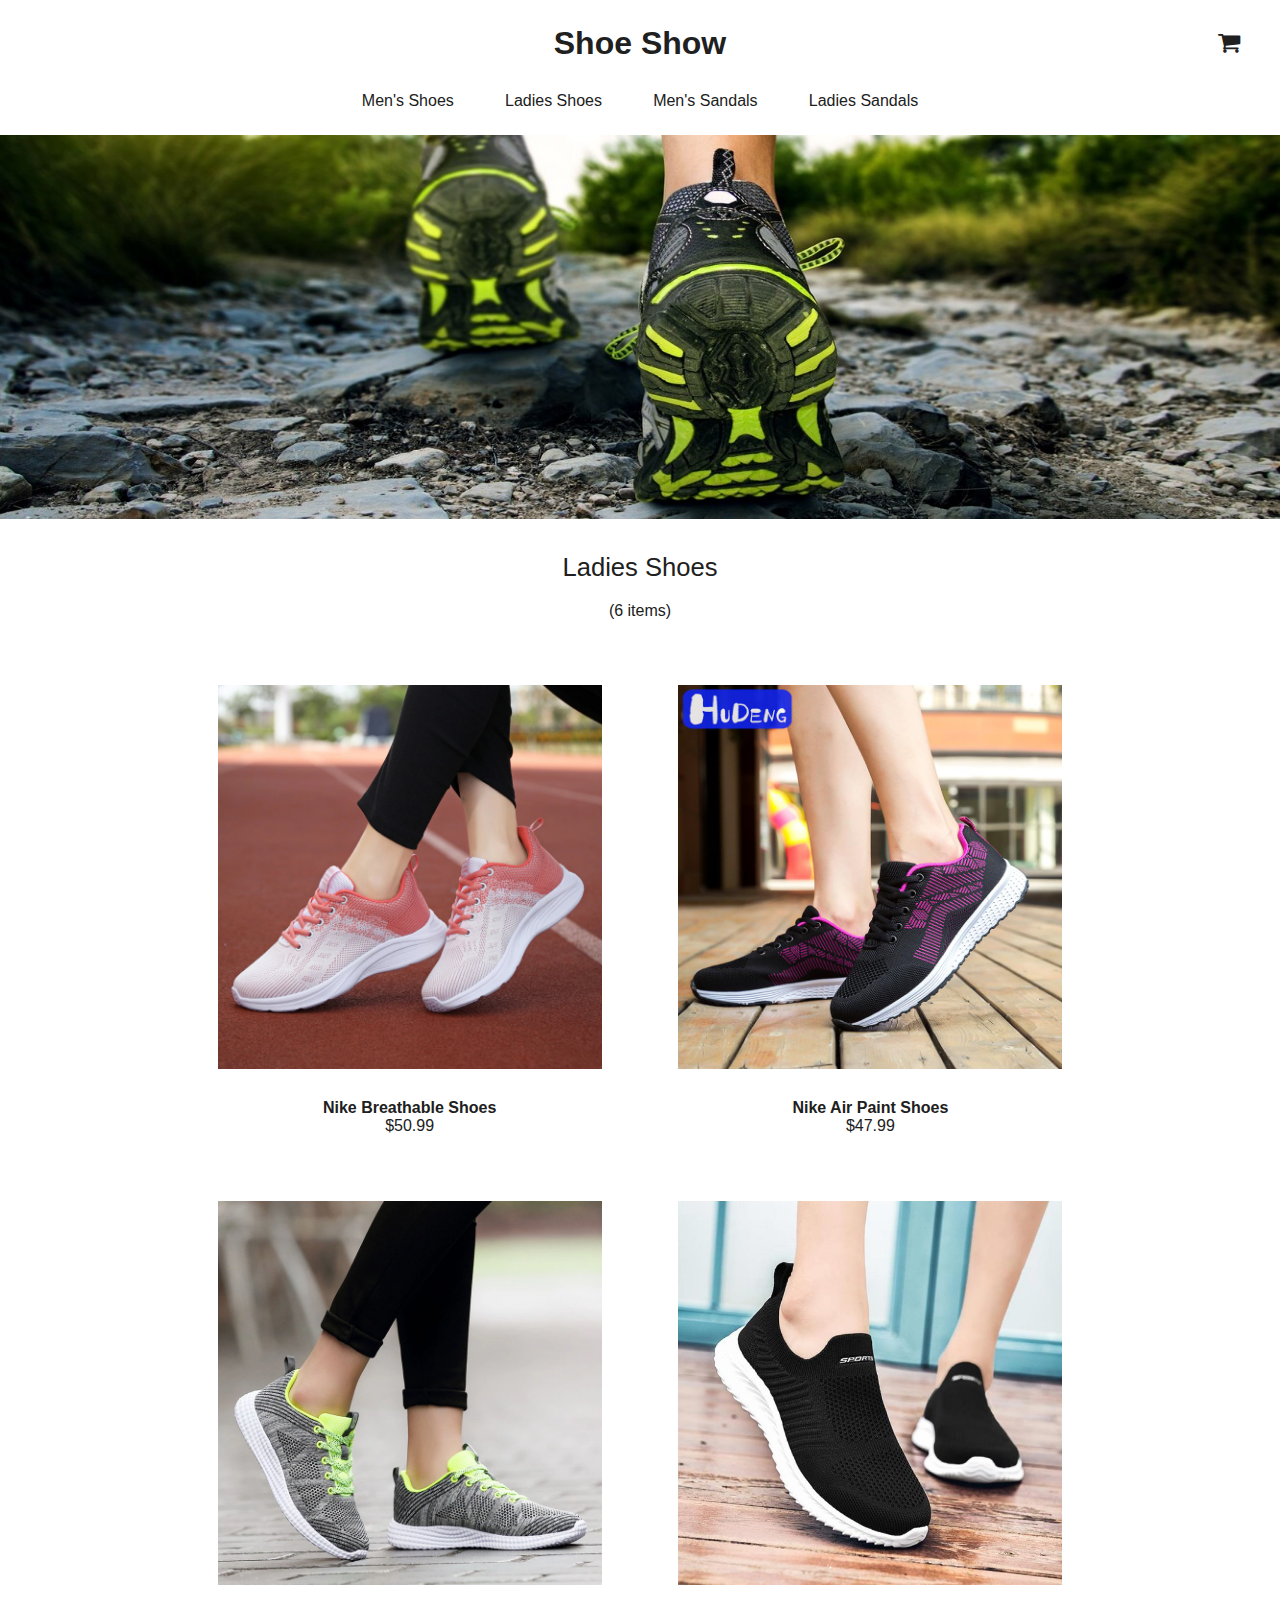
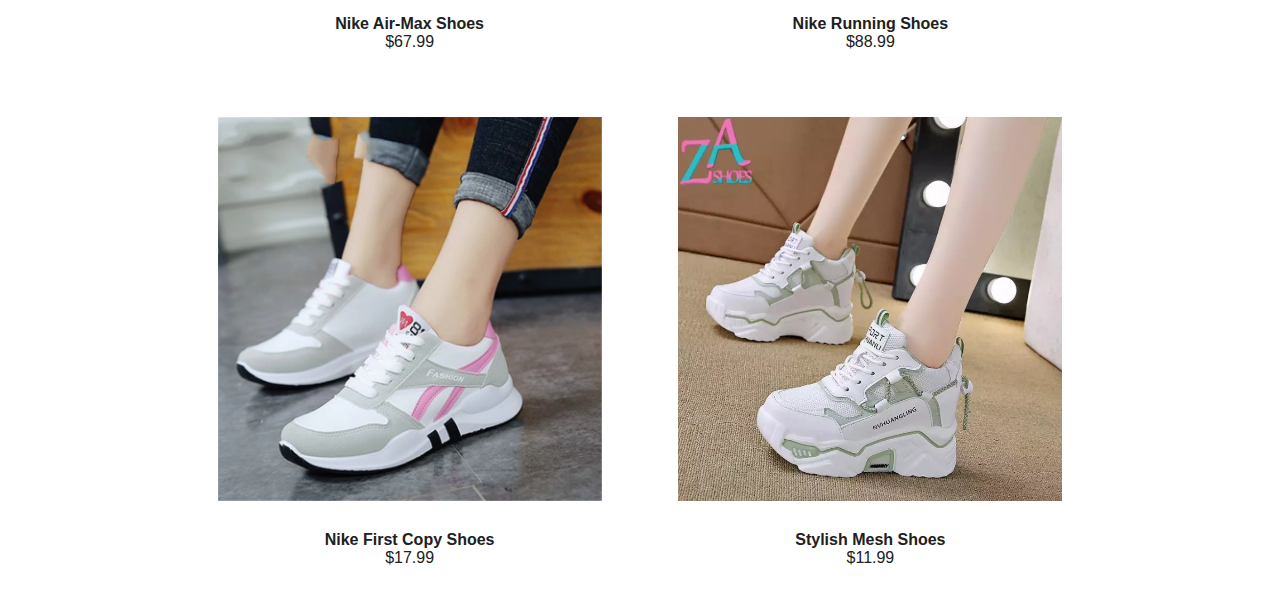
<file: women_shoes.html>
<!DOCTYPE html>
<html lang="en">

<head>
  <meta charset="UTF-8">
  <meta http-equiv="X-UA-Compatible" content="IE=edge">
  <meta name="viewport" content="width=device-width, initial-scale=1.0">
  <title>Shoe show</title>
  <link rel="stylesheet" href="https://cdnjs.cloudflare.com/ajax/libs/font-awesome/4.7.0/css/font-awesome.min.css">
  <link rel="stylesheet" href="common_style.css">
</head>

<body>
  <header>
    <div class="hamburger">
      <div></div>
      <div></div>
      <div></div>
    </div>
    <div class="showmenu">
      <ul>
        <li><a href="men_shoes.html" class="nav"> Men's Shoes</a></li>
        <li><a href="women_shoes.html" class="nav"> Ladies Shoes</a></li>
        <li><a href="men_sandals.html" class="nav"> Men's Sandals</a></li>
        <li><a href="women_sandals.html" class="nav"> Ladies Sandals</a></li>
      </ul>
    </div>
    <div class="title">
      <h2><a href="index.html">Shoe Show</a>
      </h2>    </div>
    <div class="navbar">
      <a href="men_shoes.html" class="nav"> Men's Shoes</a>
      <a href="women_shoes.html"" class="nav"> Ladies Shoes</a>
      <a href="men_sandals.html" class="nav"> Men's Sandals</a>
      <a href="women_sandals.html" class="nav"> Ladies Sandals</a>
    </div>
    <a class="cart-icon" href="your_cart.html"><i style="font-size:24px" class="fa">&#xf07a;</i>
    </a>
  </header>

  <section id="s1" class="page1">
    <div class="upperpart">

    <div class="image">
      <img src="resources/women_shoes/women_shoes_main.jpeg" alt="">
    </div>
    <div class="small-sec">
      <p>Ladies Shoes</p>
      <span>(6 items)</span>
    </div>
  </div>
    <div class="container">
      <div class="card" onclick="window.open('single_item_women_shoes.html', '_self');">
        <img src="resources/women_shoes/w_shoe2.webp" alt="">
        <div>
          <p>Nike Breathable Shoes </p>
          <span>$50.99</span>
        </div>
      </div>
      <div class="card" onclick="window.open('single_item_women_shoes.html', '_self');">
        <img src="resources/women_shoes/w_shoe1.jpeg" alt="">
        <div>
          <p>Nike Air Paint Shoes</p>
          <span>$47.99</span>
        </div>
      </div>
      <div class="card" onclick="window.open('single_item_women_shoes.html', '_self');">
        <img src="resources/women_shoes/w_shoe3.webp" alt="">
        <div>
          <p>Nike Air-Max Shoes</p>
          <span>$67.99</span>
        </div>
      </div>
      <div class="card" onclick="window.open('single_item_women_shoes.html', '_self');">
        <img src="resources/women_shoes/w_shoe4.jpg" alt="">
        <div>
          <p>Nike Running Shoes</p>
          <span>$88.99</span>
        </div>
      </div>
      <div class="card" onclick="window.open('single_item_women_shoes.html', '_self');">
        <img src="resources/women_shoes/w_shoe5.webp" alt="">
        <div>
          <p>Nike First Copy Shoes</p>
          <span>$17.99</span>
        </div>
      </div>
      <div class="card" onclick="window.open('single_item_women_shoes.html', '_self');">
        <img src="resources/women_shoes/w_shoe6.webp" alt="">
        <div>
          <p>Stylish Mesh Shoes</p>
          <span>$11.99</span>
        </div>
      </div>
    </div>

  </section>

</body>
</html>
</file>
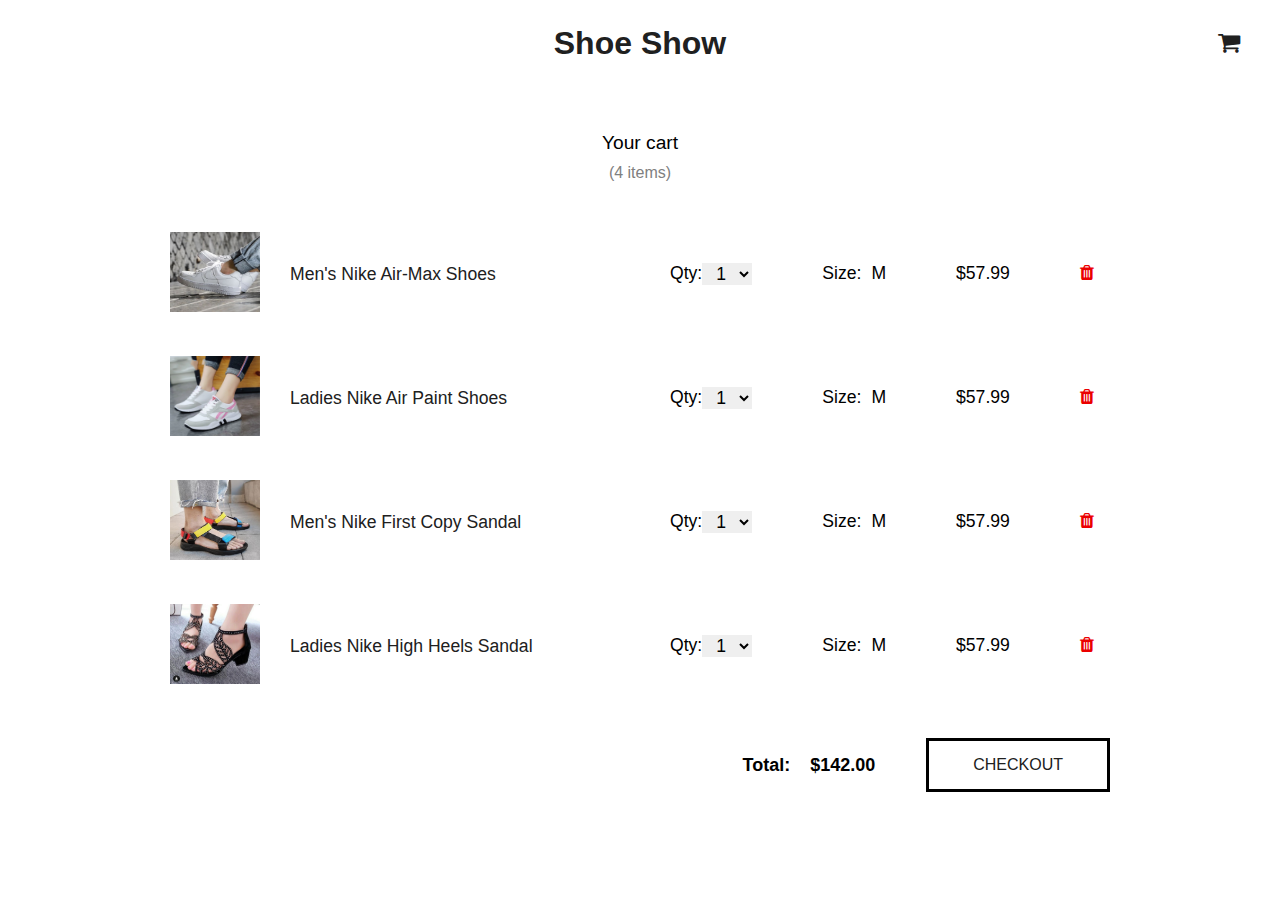
<file: your_cart.html>
<!DOCTYPE html>
<html lang="en">

<head>
  <meta charset="UTF-8">
  <meta http-equiv="X-UA-Compatible" content="IE=edge">
  <meta name="viewport" content="width=device-width, initial-scale=1.0">
  <title>Your Cart</title>
  <link rel="stylesheet" href="https://cdnjs.cloudflare.com/ajax/libs/font-awesome/4.7.0/css/font-awesome.min.css">
  <link rel="stylesheet" href="your_cart.css">
</head>

<body>

  <header>
    <div class="hamburger">
      <div></div>
      <div></div>
      <div></div>
    </div>
    <div class="showmenu">
      <ul>
        <li><a href="men_shoes.html" class="nav"> Men's Shoes</a></li>
        <li><a href="women_shoes.html" class="nav"> Ladies Shoes</a></li>
        <li><a href="men_sandals.html" class="nav"> Men's Sandals</a></li>
        <li><a href="women_sandals.html" class="nav"> Ladies Sandals</a></li>
      </ul>
    </div>
    <div class="title">
      <h2><a href="index.html">Shoe Show</a>
      </h2>
    </div>
    <a class="cart-icon" href="your_cart.html"><i style="font-size:24px" class="fa">&#xf07a;</i>
    </a>
  </header>


  <div class="container">

    <div class="headn">
    <h2>Your cart</h2>
    <span>(4 items)</span>
    </div>

    <div class="items col-flex">

      <div class="item row-flex">
       <a href="single_item_men_shoes.html"><img class="image" src="resources/men_shoes/men_s1.jpeg" alt=""></a>
        <div class="data row-flex">

          <a href="single_item_men_shoes.html"> Men's Nike Air-Max Shoes</a>
          <div class="attributes row-flex">

            <div class="quantity">
              <label prefix="">Qty:</label>
              <select id="quantitySelect">
                <option value="1">1</option>
                <option value="2">2</option>
                <option value="3">3</option>
                <option value="4">4</option>
                <option value="5">5</option>
                <option value="6">6</option>
                <option value="7">7</option>
                <option value="8">8</option>
                <option value="9">9</option>
                <option value="10">10</option>
              </select>
            </div>

            <div class="size">Size: <span>M</span></div>

            <div class="price">$57.99</div>

            <a class="delete" href="">
              <i class="fa fa-trash"></i>
            </a>

          </div>
        </div>
      </div>

      <div class="item row-flex">
       <a href="single_item_women_shoes.html"><img class="image" src="resources/women_shoes/w_shoe5.webp" alt=""></a>
        <div class="data row-flex">

          <a href="single_item_women_shoes.html">Ladies Nike Air Paint Shoes</a>
          <div class="attributes row-flex">

            <div class="quantity">
              <label prefix="">Qty:</label>
              <select id="quantitySelect">
                <option value="1">1</option>
                <option value="2">2</option>
                <option value="3">3</option>
                <option value="4">4</option>
                <option value="5">5</option>
                <option value="6">6</option>
                <option value="7">7</option>
                <option value="8">8</option>
                <option value="9">9</option>
                <option value="10">10</option>
              </select>
            </div>

            <div class="size">Size: <span>M</span></div>

            <div class="price">$57.99</div>

            <a class="delete" href="">
              <i class="fa fa-trash"></i>
            </a>

          </div>
        </div>
      </div>

      <div class="item row-flex">
       <a href="single_item_men_sandals.html"><img class="image" src="resources/men_sandals/men_sand7.jpeg" alt=""></a>

        <div class="data row-flex">

          <a href="single_item_men_sandals.html">Men's Nike First Copy Sandal</a>
          <div class="attributes row-flex">

            <div class="quantity">
              <label prefix="">Qty:</label>
              <select id="quantitySelect">
                <option value="1">1</option>
                <option value="2">2</option>
                <option value="3">3</option>
                <option value="4">4</option>
                <option value="5">5</option>
                <option value="6">6</option>
                <option value="7">7</option>
                <option value="8">8</option>
                <option value="9">9</option>
                <option value="10">10</option>
              </select>
            </div>

            <div class="size">Size: <span>M</span></div>

            <div class="price">$57.99</div>

            <a class="delete" href="">
              <i class="fa fa-trash"></i>
            </a>

          </div>
        </div>


      </div>

      <div class="item row-flex">
       <a href="single_item_women_sandals.html"><img class="image" src="resources/women_sandals/w_sand1.jpeg" alt=""></a>
        <div class="data row-flex">

          <a href="single_item_women_sandals.html">Ladies Nike High Heels Sandal</a>
          <div class="attributes row-flex">

            <div class="quantity">
              <label prefix="">Qty:</label>
              <select id="quantitySelect">
                <option value="1">1</option>
                <option value="2">2</option>
                <option value="3">3</option>
                <option value="4">4</option>
                <option value="5">5</option>
                <option value="6">6</option>
                <option value="7">7</option>
                <option value="8">8</option>
                <option value="9">9</option>
                <option value="10">10</option>
              </select>
            </div>

            <div class="size">Size: <span>M</span></div>

            <div class="price">$57.99</div>

            <a class="delete" href="">
              <i class="fa fa-trash"></i>
            </a>

          </div>
        </div>
      </div>


    </div>

    <div class="checkout-box"> Total: <span class="subtotal">$142.00</span>
      <div class="shop-button">
        <a href="checkout.html">Checkout</a>
      </div>
    </div>
  </div>

</body>
</html>
</file>
<file: style.css>
*,
::after,
::before {
  box-sizing: border-box;
  margin: 0;
  padding: 0;
  border: 0;
  color: #202020;

}
body{
  font-family: 'Roboto', 'Noto', sans-serif;
}

header{
  display: flex;
  flex-direction: column;
  padding: 25px 10vw;
  row-gap: 30px;
}

header .hamburger{
  display: none;
}
header .showmenu{
  display: none;
}

header .title h2{
  /* color: #202020; */
  width: fit-content;
  margin: auto;
  font-size: 2rem;
}
header .title h2 a{
  text-decoration: none;
  }
header .navbar{
  width: fit-content;
  margin: auto;
  display: flex;
  column-gap: 4vw;
}

header a.nav{
  text-decoration: none;
  /* color: #202020; */
}
header a.nav.active{
border-bottom: 2px solid black;
}

header .cart-icon{
  position: absolute;
  right: 40px;
  top: 30px;
  /* color: ; */
}

section{
  /* margin-bottom: 50px; */
}

.image img{
  width:100%
}

.small-sec{
  text-align: center;
  padding-bottom: 15px;
}

.small-sec p{
font-size: 1.6rem;
}

.small-sec p, .small-sec div.shop-button {
  margin: 30px auto;
}
.shop-button{
  width: fit-content;
  margin: auto;
}

.shop-button > * {
  display: inline-block;
  box-sizing: border-box;
  border: 3px solid #000;
  background-color: #FFF;
  font-size: 16px;
  font-weight: 500;
  color: #202020;
  margin: 0;
  padding: 15px 44px;
  text-align: center;
  text-decoration: none;
  text-transform: uppercase;
  /* border-radius: 0; */
  outline: none;
}


section#s3 .images{
  display: flex;
  /* flex-direction: row; */
}

section#s3 .images .image{
  width: 50%;
}
section#s3 .image img{
  /* width:50% */
  height: 30vw;

}

footer{
  height: 100px;
  text-align: center;
}

@media screen and (max-width:769px) {
  header .hamburger{
  display: block;
  width: fit-content;
  position: absolute;
  left: 5vw;
  top: 30px;
}
  header .hamburger div {
    width: 27px;
    height: 3px;
    background-color: black;
    margin: 5px 0;
  }
  header .navbar{
    display: none;
  }
  header .cart-icon{
    right: 5vw;
    /* color: ; */
  }
  .image img {
    /* height: 250px; */
}
.small-sec p {
  font-size: 1.4rem;
}
.small-sec p, .small-sec div.shop-button {
  margin: 3vw auto;
}
.shop-button > * {
  font-size: 12px;
  border: 2px solid #000;
  padding: 12px 40px;
}
}

@media screen and (max-width:469px) {
  header .title h2 {
   font-size: 1.5rem;
}
header .cart-icon {
 top: 26px;
}
header .hamburger {
  top: 27px;
}

header .hamburger div {
  width: 24px;
  margin: 4px 0;
}
.image img, section#s3 .image img {
  height: 40vw;
}
.small-sec p {
  font-size: 1rem;
}
.shop-button > * {
  font-size: 10px;
  padding: 8px 18px;
}
}
</file>
<file: checkout.css>
*,
::after,
::before {
  box-sizing: border-box;
  margin: 0;
  padding: 0;
  border: 0;
  color: #202020;

}
body{
  font-family: 'Roboto', 'Noto', sans-serif;
}

header{
  display: flex;
  flex-direction: column;
  padding: 25px 10vw;
  row-gap: 30px;
  padding-bottom: 60px;
}

header .hamburger{
  display: none;
}
header .showmenu{
  display: none;
}

header .title h2{
  /* color: #202020; */
  width: fit-content;
  margin: auto;
  font-size: 2rem;
}
header .title h2 a{
  text-decoration: none;
  }
header .navbar{
  width: fit-content;
  margin: auto;
  display: flex;
  column-gap: 4vw;
}

header a.nav{
  text-decoration: none;
}
header a.nav.active{
border-bottom: 2px solid black;
}

header .cart-icon{
  position: absolute;
  right: 40px;
  top: 30px;
}
form{
  /* max-width: 900px; */
  width: 65%;
  margin: auto;
}

form .headin{

}
form .headin h1{
  margin: 8px auto;
  font-size: 1.4em;
  font-weight: 500;
  width: fit-content;
}
form .headin p{
font-size: 14px;
margin: auto;
color: #757575;
width: fit-content;
}

.flex.container{
  margin: 90px auto;
  display: flex;
  justify-content: center;
}

section {
  display: flex;
  flex-direction: column;
  row-gap: 40px;
  padding: 0 40px;
}

section.details, section.payment{
  width:50%;

}
section > div{
  display: flex;
  flex-direction: column;
}

section .row-flex{
  display: flex;
  flex-direction: row;
  justify-content: space-between;
}

section .row-flex > div{
  display: flex;
  flex-direction: column;
}

.expiry.row-flex{
  column-gap: 40px;
}
section > div > * {
  /* margin: 5px 0; */
}

section input{
  font-size: 1.3rem;
    font-weight: 300;
    color: gray;
    border: none;
    padding: 8px 0;
    width: 100%;
    outline: none;
    border-bottom: 1px solid rgba(156, 156, 156, 0.336);
}

select#country{
  font-size: 1.3rem;
}


.shop-button{
  position: relative;
  width: fit-content;
  display: block;
  /* margin: auto; */
}
.summary > *{
  margin: 10px 0;
  font-size: 1.2rem;
}

h2{
  font-size: 1.2rem;
}
.shop-button > * {
  display: inline-block;
  box-sizing: border-box;
  border: 3px solid #000;
  background-color: #FFF;
  font-size: 16px;
  font-weight: 500;
  color: #202020;
  margin: 0;
  padding: 15px 44px;
  text-align: center;
  text-decoration: none;
  text-transform: uppercase;
  /* border-radius: 0; */
  outline: none;
}

@media screen and (max-width:1300px) {
  form{
    /* max-width: 900px; */
    width: 80%;
  }
}

@media screen and (max-width:800px) {
  header{
    padding-bottom: 25px;
  }
  header .hamburger{
  display: block;
  width: fit-content;
  position: absolute;
  left: 5vw;
  top: 30px;
}
  header .hamburger div {
    width: 27px;
    height: 3px;
    background-color: black;
    margin: 5px 0;
  }
  header .navbar{
    display: none;
  }
  header .cart-icon{
    right: 5vw;
    /* color: ; */
  }
  form{
    width: 90%;
  }
  .flex.container{
    flex-direction: column;
    margin: 40px auto;
  }
  section {
    padding: 0px 20px;
}
  section.payment{
    margin:40px 0;
  }
  section.details, section.payment {
    width: unset;
}

.small-sec p {
  font-size: 1.4rem;
}
.small-sec p, .small-sec div.shop-button {
  margin: 3vw auto;
}
/* form{
  width: 85%;
} */
.shop-button a{
  position: fixed;
  width: 100%;
  font-size: 1.2rem ;
  color: #fff;
  padding: 1.6rem 0;
  bottom: 0;
  left: 0;
  background-color: #172C50;;
}
.shop-button>* {
  font-size: 10px;
  padding: 8px 18px;
}
}

@media screen and (max-width:469px) {
  header .title h2 {
   font-size: 1.5rem;
}
header .cart-icon {
 top: 26px;
}
header .hamburger {
  top: 27px;
}

header .hamburger div {
  width: 24px;
  margin: 4px 0;
}
section{
  padding: 0 10px;
}
.image img, section#s3 .image img {
  height: 40vw;
}
.small-sec p {
  font-size: 1rem;
}
.shop-button > * {
  font-size: 10px;
  padding: 8px 18px;
}
}
</file>
<file: common_style.css>
*,
::after,
::before {
  box-sizing: border-box;
  margin: 0;
  padding: 0;
  border: 0;
  color: #202020;
}

body{
  font-family: 'Roboto', 'Noto', sans-serif;
}

header{
  display: flex;
  flex-direction: column;
  padding: 25px 10vw;
  row-gap: 30px;
}

header .hamburger{
  display: none;
}
header .showmenu{
  display: none;
}

header .title h2{
  width: fit-content;
  margin: auto;
  font-size: 2rem;
}
header .title h2 a{
text-decoration: none;
}
header .navbar{
  width: fit-content;
  margin: auto;
  display: flex;
  column-gap: 4vw;
}

header a.nav{
  text-decoration: none;
}

header .cart-icon{
  position: absolute;
  right: 40px;
  top: 30px;
}

section .image img{
  width:100%;
  height: 30vw;
}

.small-sec{
  text-align: center;
  padding-bottom: 15px;
  margin: 30px auto;
}

.small-sec p{
  font-size: 1.6rem;
  margin: 20px;
}
.small-sec span{
  font-weight: lighter;
}

.container {
  display: flex;
  flex-wrap: wrap;
  /* width: 90%; */
  justify-content: center;
  margin: auto;
}
.container .card{
  /* width: 33.3%; */
  cursor: pointer;
  margin: 20px 3vw;
}
.container img{
  width: 24rem;
  height: 24rem;
}
.card div{
  margin: 26px 0;
  text-align: center;
}
.card div p{
  font-weight: bolder;
}
.card div span{
/* margin: 100px; */
}

@media screen and (max-width:900px) {
  header .hamburger{
  display: block;
  width: fit-content;
  position: absolute;
  left: 5vw;
  top: 30px;
}
  header .hamburger div {
    width: 27px;
    height: 3px;
    background-color: black;
    margin: 5px 0;
  }
  header .navbar{
    display: none;
  }
  header .cart-icon{
    right: 5vw;
    /* color: ; */
  }
  .image img {
    /* height: 250px; */
}
.small-sec p {
  font-size: 1.4rem;
}
.small-sec{
  margin: 3vw auto;
}
.container img{
  width: 40vw;
  height: 40vw;
}
.container .card{
margin: 5px 3vw;
}
}

@media screen and (max-width:469px) {
  header .title h2 {
   font-size: 1.5rem;
}
header .cart-icon {
 top: 26px;
}
header .hamburger {
  top: 27px;
}

header .hamburger div {
  width: 24px;
  margin: 4px 0;
}
.image img, section#s3 .image img {
  height: 40vw;
}
.small-sec p {
  font-size: 1rem;
}
.container img{
  /* width: 160px;
  height: 160px; */
  width: 75vw;
  height: 68vw;
}
}
</file>
<file: common_single_item_page.css>
*,
::after,
::before {
  box-sizing: border-box;
  margin: 0;
  padding: 0;
  border: 0;
  color: #202020;
}

body {
  font-family: 'Roboto', 'Noto', sans-serif;
}

header {
  display: flex;
  flex-direction: column;
  padding: 25px 10vw;
  row-gap: 30px;
}

header a.back-button {
  position: absolute;
  left: 30px;
  top: 30px;
}

header .title h2 {
  width: fit-content;
  margin: auto;
  font-size: 2rem;
}

header .title h2 a {
  text-decoration: none;
}

header .navbar {
  width: fit-content;
  margin: auto;
  display: flex;
  column-gap: 4vw;
}

header a.nav {
  text-decoration: none;
  /* color: #202020; */
}

header a.nav.active {
  border-bottom: 2px solid black;
}

header .cart-icon {
  position: absolute;
  right: 40px;
  top: 30px;
  /* color: ; */
}

section .container {
  display: flex;
  flex-wrap: wrap;
  width: 80%;
  /* width: 90%; */
  justify-content: center;
  margin: 4vw auto;
}

.container .img-container {
  width: 60%;
}

.container .img-container img {
  width: 40vw;
}

.container .details {
  width: 40%;
}

.container .details>* {
  margin: 25px 0;
  font-size: 1.2rem;
}

.container h1.name {
  font-size: 2.2rem;
  font-weight: 400;
  margin-top: 0;
}

.container p.price {
  font-size: 1.3rem;
  color: gray;
}

.container .shop-select {
  position: relative;
  border-top: 1px solid rgba(128, 128, 128, 0.747);
}

.container .shop-select.s2 {
  border-bottom: 1px solid rgba(128, 128, 128, 0.747);
}

.container .shop-select label {
  position: absolute;
  top: 50%;
  color: gray;
  transform: translateY(-50%);
}

.container select {
  font-size: 1.2rem;
  width: 100%;
  padding: 16px 24px 16px 100px;
}

.container .description>* {
  color: grey;
  line-height: 25px;
}

.container .description h4 {
  color: #202020;
  margin-bottom: 20px;
}

.container .description .features {
  padding: 20px 50px;
}

.container .description .features ul li {
  color: grey;
}


.shop-button {
  width: fit-content;
  margin: auto;
}

.shop-button>* {
  display: inline-block;
  box-sizing: border-box;
  border: 3px solid #000;
  background-color: #FFF;
  font-size: 16px;
  font-weight: 500;
  color: #202020;
  margin: 0;
  padding: 15px 44px;
  text-align: center;
  text-decoration: none;
  text-transform: uppercase;
  outline: none;
}


@media screen and (max-width:769px) {

  header .navbar {
    display: none;
  }

  header .cart-icon {
    right: 5vw;
  }

  section .container {
    justify-content: center;
    margin: 6vw auto;
    flex-direction: column;
  }

  .container .img-container {
    width: unset;
  }

  .container .img-container img {
    width: 80vw;
  }

  .container .details {
    width: unset;
    margin: 30px 0;
  }

  .small-sec p {
    font-size: 1.4rem;
  }

  .shop-button a{
    position: fixed;
    width: 100%;
    font-size: 1.2rem ;
    color: #fff;
    padding: 1.6rem 0;
    bottom: 0;
    left: 0;
    background-color: #172C50;;
  }
  .shop-button>* {
    font-size: 10px;
    padding: 8px 18px;
  }
}

@media screen and (max-width:469px) {
  header a.back-button {
    left: 5vw;
    top: 26px;
  }

  header .title h2 {
    font-size: 1.5rem;
  }

  header .cart-icon {
    top: 26px;
  }

  .container h1.name {
    font-size: 1.8rem;
  }

  .small-sec p {
    font-size: 1rem;
  }


}
</file>
<file: your_cart.css>
*,
::after,
::before {
  box-sizing: border-box;
  margin: 0;
  padding: 0;
  border: 0;
}
a{
  color: #202020;
}
body{
  font-family: 'Roboto', 'Noto', sans-serif;
}

header{
  display: flex;
  flex-direction: column;
  padding: 25px 10vw;
  row-gap: 30px;
  padding-bottom: 60px;
}

header .hamburger{
  display: none;
}
header .showmenu{
  display: none;
}

header .title h2{
  /* color: #202020; */
  width: fit-content;
  margin: auto;
  font-size: 2rem;
}
header .title h2 a{
  text-decoration: none;
  }
header .navbar{
  width: fit-content;
  margin: auto;
  display: flex;
  column-gap: 4vw;
}

header a.nav{
  text-decoration: none;
}
header a.nav.active{
border-bottom: 2px solid black;
}

header .cart-icon{
  position: absolute;
  right: 40px;
  top: 30px;
}
.headn{
  width: fit-content;
  margin: auto;
  margin-bottom: 50px;

}
.headn h2 {
  font-size: 1.2rem;
  font-weight: 400;
  width: fit-content;
  margin: 10px auto;
}

.headn span {
  font-weight: 100;
  color: gray;
  padding: 10px 30px;
}

.container{
  width: 940px;
  margin: auto;
}
.col-flex{
  display: flex;
  flex-direction: column;
  row-gap: 40px;
}
.item .image{
  width: 90px;
  height: 80px;
}
.row-flex{
  display: flex;
  flex-direction: row;
  column-gap: 30px;
}
.data.row-flex{
  font-size: 1.1rem;
  align-items: center;
}
.data.row-flex a {
  width: 350px;
  font-size: 1.1rem;
  text-decoration: none;
}
a.delete{
  width: fit-content;
}
.attributes.row-flex {
  column-gap: 70px;
  width: 430px;
}
.quantity, .size {
  display: inline-flex;
}
.quantity select,.size span{
  padding-left: 10px;
  font-size: 1.1rem;
}

a i.fa.fa-trash {
  color: rgb(235, 0, 0);
  /* background-color: aliceblue; */
}
a.delete1{
  display: none;
}
.checkout-box {
  margin: 50px 0;
  display: flex;
  align-items: center;
  justify-content: flex-end;
  column-gap: 20px;
  font-size: large;
  font-weight: 600;
}
span.subtotal {
  margin-right: 31px;
}
.shop-button > * {
  display: inline-block;
  box-sizing: border-box;
  border: 3px solid #000;
  background-color: #FFF;
  font-size: 16px;
  font-weight: 500;
  color: #202020;
  margin: 0;
  padding: 15px 44px;
  text-align: center;
  text-decoration: none;
  text-transform: uppercase;
  /* border-radius: 0; */
  outline: none;
}

@media screen and (max-width:1050px) {
  .container{
    width: fit-content
}
.data.row-flex a {
  width: unset;
}
.attributes.row-flex {
  column-gap: 3vw;
  width: 35vw;
}
}

@media screen and (max-width:800px) {
  header{
    padding-bottom: 25px;
  }
  header .hamburger{
  display: block;
  width: fit-content;
  position: absolute;
  left: 5vw;
  top: 30px;
}
  header .hamburger div {
    width: 27px;
    height: 3px;
    background-color: black;
    margin: 5px 0;
  }
  header .navbar{
    display: none;
  }
  header .cart-icon{
    right: 5vw;
    /* color: ; */
  }

.small-sec p, .small-sec div.shop-button {
  margin: 3vw auto;
}
.data.row-flex {
  flex-direction: column;
  justify-content: space-around;
}
.col-flex {
  margin-right: 30px;
}

.shop-button a{
  position: fixed;
  width: 100%;
  font-size: 1.2rem ;
  color: #fff;
  padding: 1.6rem 0;
  bottom: 0;
  left: 0;
  background-color: #172C50;;
}
.shop-button>* {
  font-size: 10px;
  padding: 8px 18px;
}
}

@media screen and (max-width:500px) {
  header .title h2 {
   font-size: 1.5rem;
}
header .cart-icon {
 top: 26px;
}
header .hamburger {
  top: 27px;
}

header .hamburger div {
  width: 24px;
  margin: 4px 0;
}
.container{
  padding: 5vw;
}
.col-flex {
  margin-right: unset;
}
.attributes.row-flex {
position: relative;
  width: unset;
  flex-direction: column;
}
.data.row-flex {
  align-items: unset;
}
a.delete {
  position: absolute;
  left: 45vw;
  top: 20px;
}
.small-sec p {
  font-size: 1rem;
}
.shop-button > * {
  font-size: 10px;
  padding: 8px 18px;
}
}
</file>
